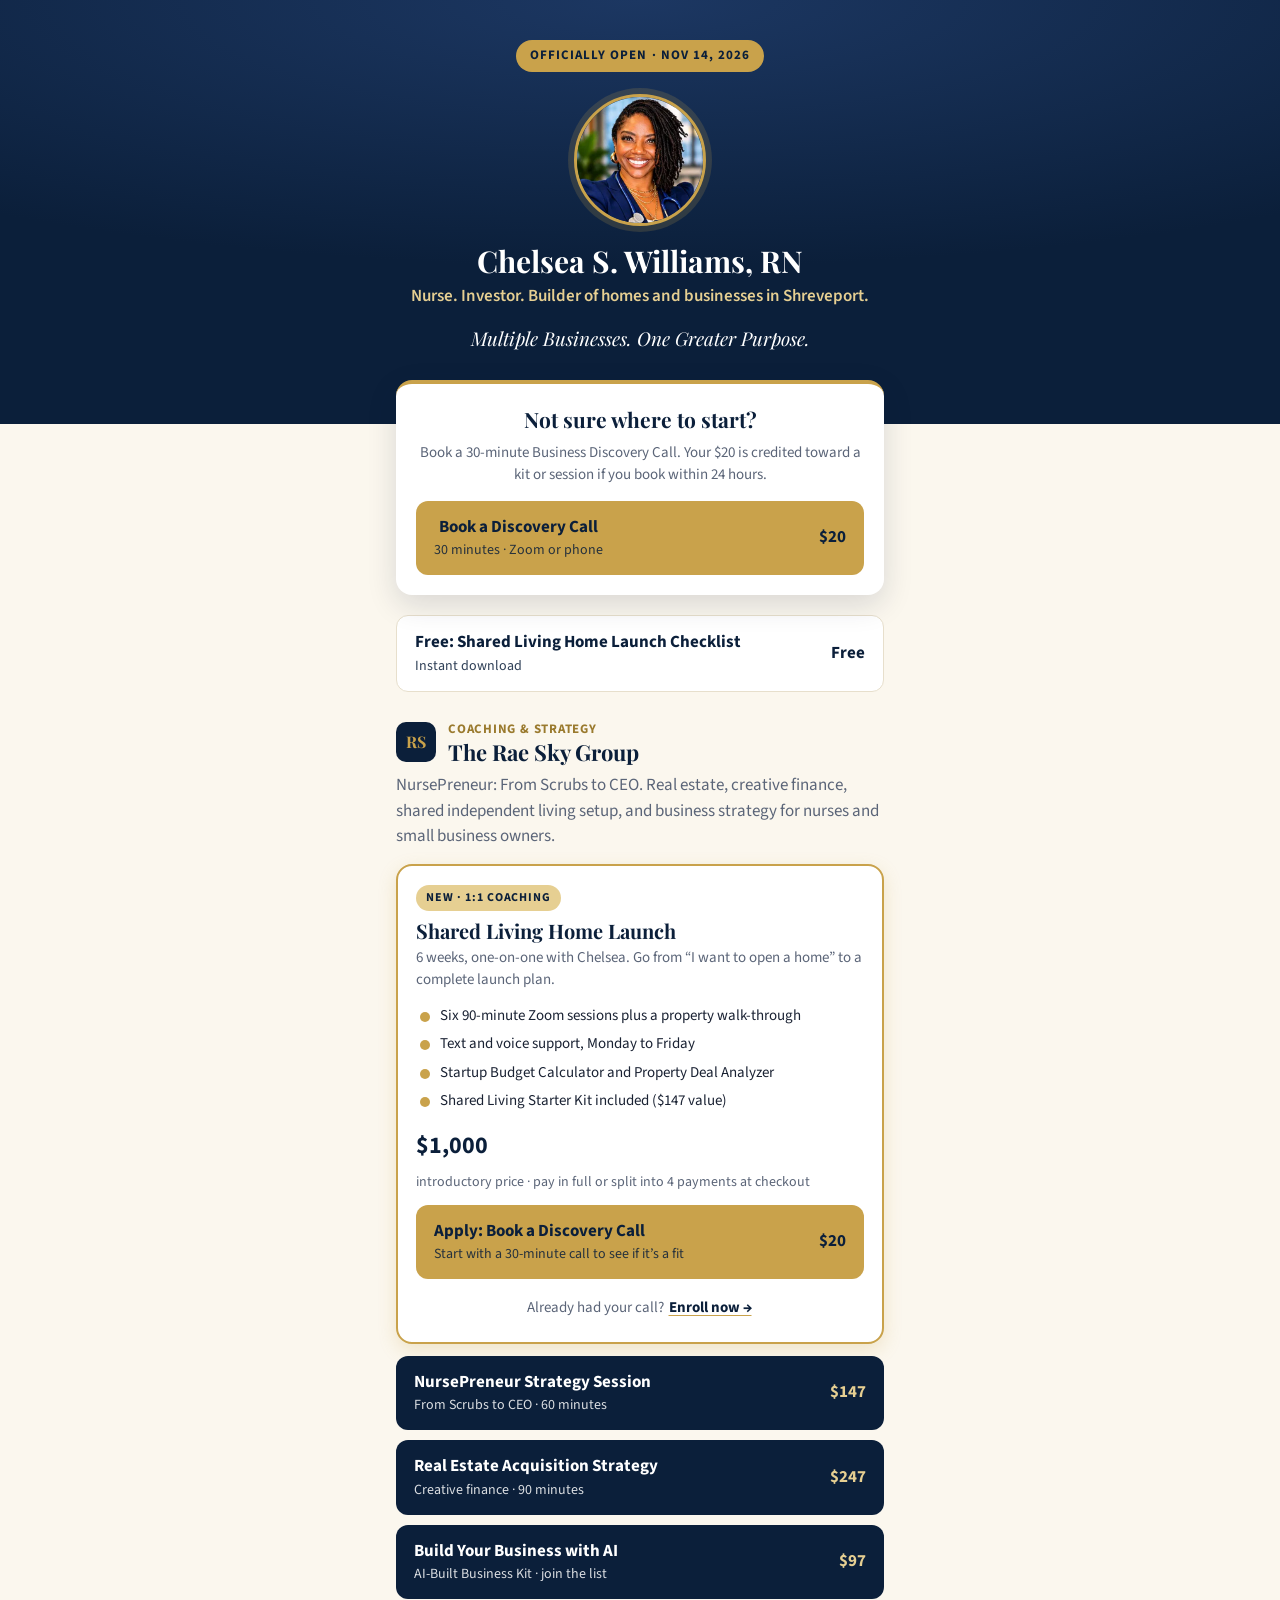
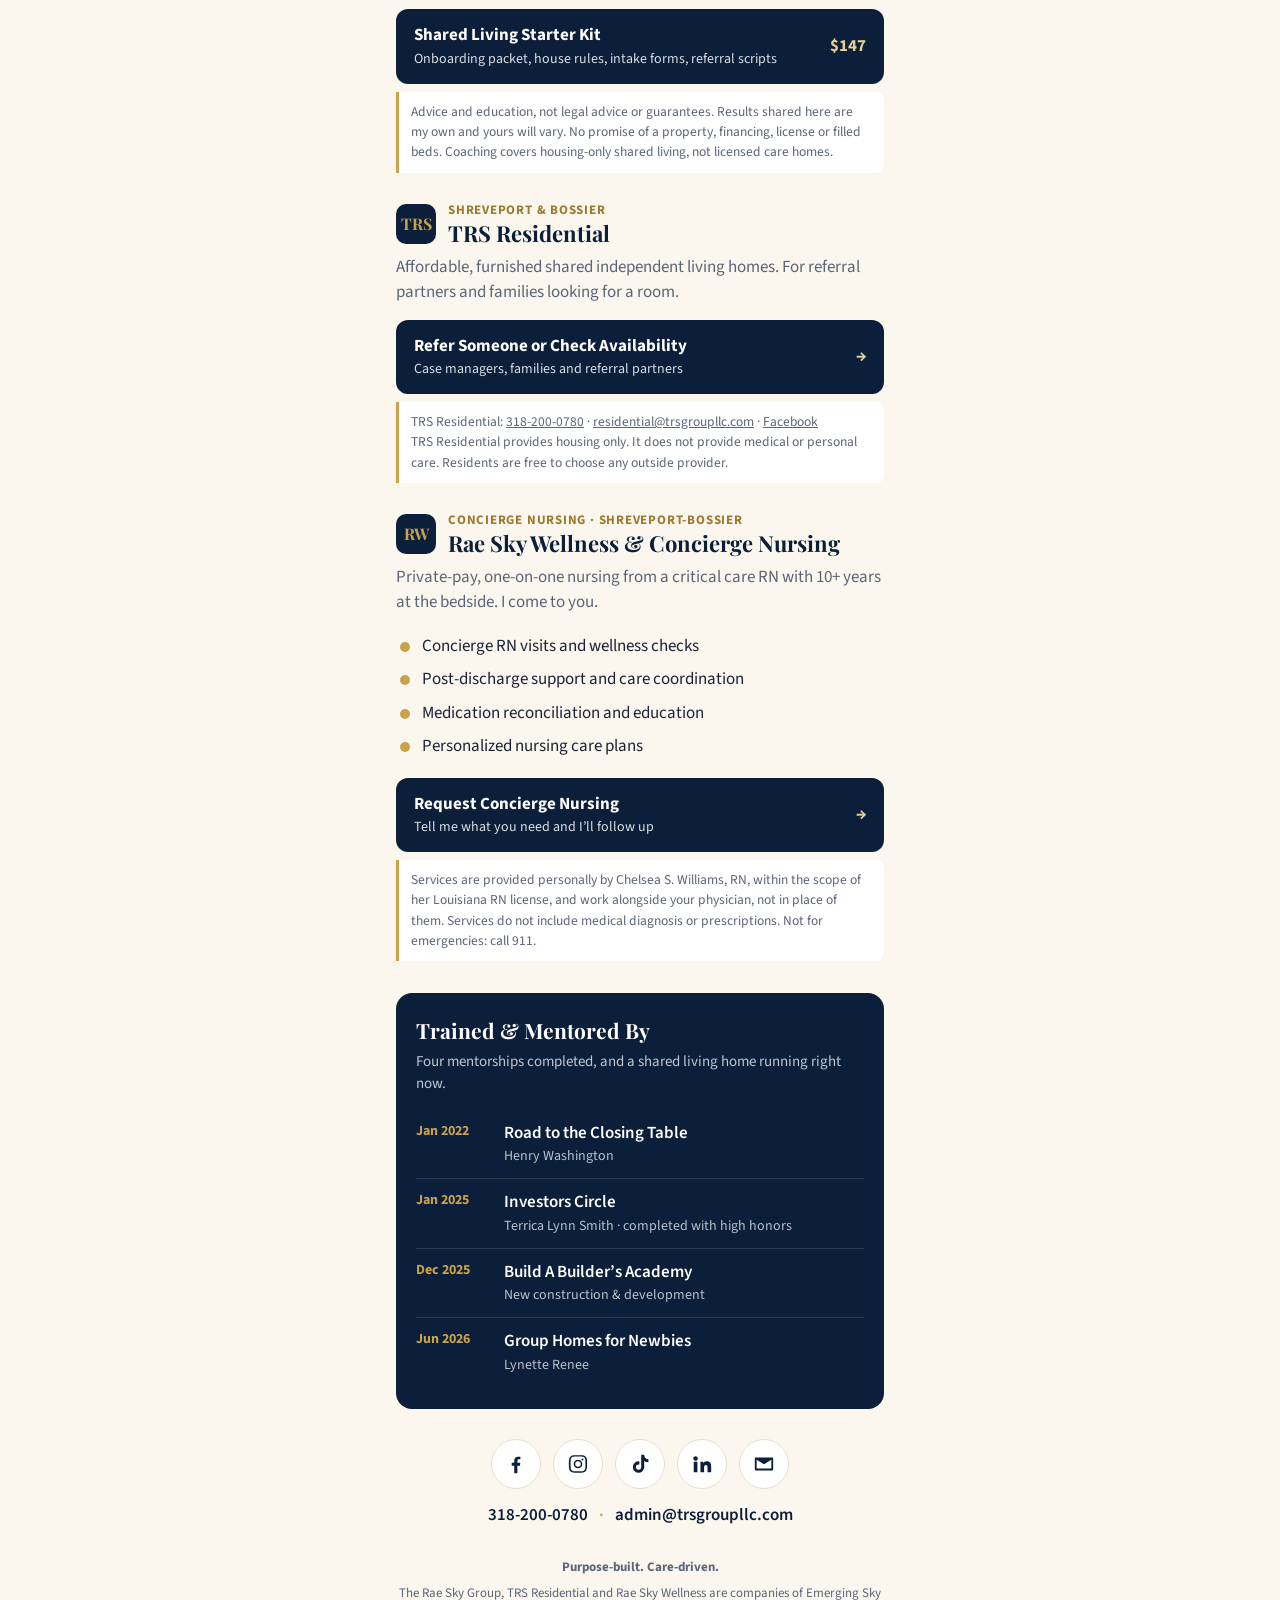
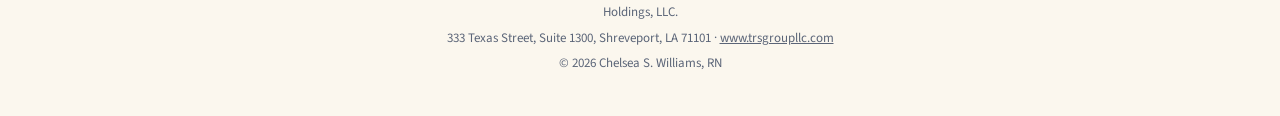
<file: index.html>
<!doctype html>
<html lang="en">
<head>
  <meta charset="utf-8">
  <meta name="viewport" content="width=device-width, initial-scale=1">
  <title>Chelsea S. Williams, RN | Links</title>
  <meta name="description" content="Chelsea S. Williams, RN: critical care nurse, real estate investor and founder of The Rae Sky Group, TRS Residential and Rae Sky Wellness & Concierge Nursing. Shreveport, LA.">
  <meta name="theme-color" content="#0B1F3A">
  <meta property="og:title" content="Chelsea S. Williams, RN">
  <meta property="og:description" content="Multiple Businesses. One Greater Purpose. Coaching, shared independent living and nurse consulting from Shreveport, LA.">
  <meta property="og:type" content="website">
  <meta property="og:url" content="https://links.trsgroupllc.com/">
  <!-- PLACEHOLDER: add a 1200x630 share image at assets/og-image.jpg, then uncomment:
  <meta property="og:image" content="https://links.trsgroupllc.com/assets/og-image.jpg"> -->
  <link rel="icon" href="assets/favicon.svg" type="image/svg+xml">
  <link rel="preconnect" href="https://fonts.googleapis.com">
  <link rel="preconnect" href="https://fonts.gstatic.com" crossorigin>
  <link href="https://fonts.googleapis.com/css2?family=Playfair+Display:wght@600;700&family=Source+Sans+3:wght@400;600;700&display=swap" rel="stylesheet">
  <style>
    :root {
      --navy: #0B1F3A;
      --navy-2: #13294B;
      --navy-3: #1C3762;
      --gold: #C9A24B;
      --gold-soft: #E6CF92;
      --cream: #FBF7EE;
      --ink: #1A2233;
      --muted: #5B6578;
      --line: #E7DFCC;
      --radius: 16px;
    }
    * { box-sizing: border-box; }
    html { -webkit-text-size-adjust: 100%; }
    body {
      margin: 0;
      background: var(--cream);
      color: var(--ink);
      font-family: "Source Sans 3", system-ui, -apple-system, "Segoe UI", sans-serif;
      font-size: 17px;
      line-height: 1.5;
    }
    a { color: inherit; }
    .wrap { max-width: 520px; margin: 0 auto; padding: 0 16px; }

    /* Hero */
    .hero {
      background: radial-gradient(120% 90% at 50% 0%, var(--navy-3) 0%, var(--navy) 70%);
      color: #fff;
      text-align: center;
      padding: 40px 0 72px;
      position: relative;
    }
    .launch {
      display: inline-block;
      font-size: 13px;
      font-weight: 700;
      letter-spacing: .08em;
      text-transform: uppercase;
      color: var(--navy);
      background: var(--gold);
      border-radius: 999px;
      padding: 6px 14px;
      margin-bottom: 22px;
    }
    .photo {
      width: 132px; height: 132px;
      border-radius: 50%;
      margin: 0 auto 18px;
      border: 3px solid var(--gold);
      box-shadow: 0 0 0 6px rgba(201,162,75,.18);
      overflow: hidden;
      background: var(--navy-2);
    }
    .photo img { width: 100%; height: 100%; object-fit: cover; display: block; }
    h1 {
      font-family: "Playfair Display", Georgia, serif;
      font-size: 30px;
      line-height: 1.15;
      margin: 0 0 6px;
    }
    .role { color: var(--gold-soft); font-weight: 600; margin: 0 0 4px; }
    .place { color: rgba(255,255,255,.75); font-size: 15px; margin: 0 0 18px; }
    .tagline {
      font-family: "Playfair Display", Georgia, serif;
      font-style: italic;
      font-size: 19px;
      margin: 0;
      color: #fff;
    }

    /* Primary CTA card overlapping hero */
    .cta-card {
      background: #fff;
      border-radius: var(--radius);
      box-shadow: 0 10px 30px rgba(11,31,58,.14);
      padding: 20px;
      margin-top: -44px;
      position: relative;
      text-align: center;
      border-top: 4px solid var(--gold);
    }
    .cta-card h2 { font-family: "Playfair Display", Georgia, serif; font-size: 21px; margin: 0 0 6px; color: var(--navy); }
    .cta-card p { margin: 0 0 14px; color: var(--muted); font-size: 15px; }

    .btn {
      display: flex;
      align-items: center;
      justify-content: space-between;
      gap: 12px;
      width: 100%;
      min-height: 56px;
      padding: 14px 18px;
      border-radius: 12px;
      text-decoration: none;
      font-weight: 700;
      font-size: 17px;
      transition: transform .12s ease, box-shadow .12s ease;
    }
    .btn:active { transform: scale(.985); }
    .btn:focus-visible { outline: 3px solid var(--gold); outline-offset: 3px; }
    .btn .sub { display: block; font-weight: 400; font-size: 14px; opacity: .85; }
    .btn .price { white-space: nowrap; font-weight: 700; }
    .btn-gold { background: var(--gold); color: var(--navy); }
    .btn-gold:hover { box-shadow: 0 6px 18px rgba(201,162,75,.45); }
    .btn-navy { background: var(--navy); color: #fff; }
    .btn-navy .price { color: var(--gold-soft); }
    .btn-navy:hover { background: var(--navy-2); }
    .btn-line { background: #fff; color: var(--navy); border: 1.5px solid var(--line); }
    .btn-line:hover { border-color: var(--gold); }
    .btn + .btn { margin-top: 10px; }
    .btn-special { background: #fff; color: var(--navy); border: 2px solid var(--gold); box-shadow: 0 4px 14px rgba(201,162,75,.25); }
    .btn-special .price s { color: var(--muted); font-weight: 400; margin-right: 4px; }
    #start-here { margin-top: 20px; }
    .coach {
      background: #fff;
      border: 2px solid var(--gold);
      border-radius: var(--radius);
      box-shadow: 0 6px 18px rgba(201,162,75,.22);
      padding: 18px 18px 16px;
      margin: 0 0 12px;
    }
    .coach .tag { display: inline-block; font-size: 12px; font-weight: 700; letter-spacing: .08em; text-transform: uppercase; color: var(--navy); background: var(--gold-soft); border-radius: 999px; padding: 4px 10px; margin-bottom: 8px; }
    .coach h3 { font-family: "Playfair Display", Georgia, serif; font-size: 20px; line-height: 1.2; margin: 0 0 4px; color: var(--navy); }
    .coach .meta { margin: 0 0 10px; color: var(--muted); font-size: 15px; }
    .coach .svc { margin-bottom: 12px; }
    .coach .svc li { font-size: 15px; padding: 3px 0 3px 24px; }
    .coach .svc li::before { top: 10px; }
    .coach .cost { display: flex; align-items: baseline; gap: 8px; flex-wrap: wrap; margin: 0 0 12px; color: var(--navy); }
    .coach .cost strong { font-size: 24px; }
    .coach .cost span { color: var(--muted); font-size: 14px; }
    .coach .enroll { text-align: center; margin: 12px 0 0; font-size: 15px; color: var(--muted); }
    .coach .enroll a { color: var(--navy); font-weight: 700; text-decoration-color: var(--gold); text-underline-offset: 3px; display: inline-block; padding: 6px 2px; }
    .svc { list-style: none; margin: 0 0 14px; padding: 0; }
    .svc li { position: relative; padding: 4px 0 4px 26px; color: var(--ink); }
    .svc li::before { content: ""; position: absolute; left: 4px; top: 12px; width: 10px; height: 10px; border-radius: 50%; background: var(--gold); }
    .contact { text-align: center; margin: 8px 0 0; font-weight: 600; color: var(--navy); }
    .contact a { text-decoration: none; display: inline-block; padding: 6px 4px; }
    .contact span { color: var(--gold); margin: 0 4px; }

    /* Sections */
    section.biz { margin-top: 28px; }
    .biz-head { display: flex; gap: 12px; align-items: center; margin-bottom: 4px; }
    .biz-mark {
      flex: none;
      width: 40px; height: 40px;
      border-radius: 10px;
      background: var(--navy);
      color: var(--gold);
      display: grid; place-items: center;
      font-family: "Playfair Display", Georgia, serif;
      font-weight: 700; font-size: 16px;
    }
    .biz h2 { font-family: "Playfair Display", Georgia, serif; font-size: 22px; margin: 0; color: var(--navy); line-height: 1.2; }
    .biz .kicker { font-size: 13px; letter-spacing: .06em; text-transform: uppercase; color: #9A7A2E; font-weight: 700; margin: 0; }
    .biz > p { margin: 8px 0 14px; color: var(--muted); }
    .note {
      font-size: 13.5px;
      color: var(--muted);
      background: #fff;
      border-left: 3px solid var(--gold);
      border-radius: 0 8px 8px 0;
      padding: 10px 12px;
      margin: 12px 0 0;
    }

    /* Mentorships */
    .proof {
      margin-top: 32px;
      background: var(--navy);
      color: #fff;
      border-radius: var(--radius);
      padding: 22px 20px;
    }
    .proof h2 { font-family: "Playfair Display", Georgia, serif; font-size: 21px; margin: 0 0 4px; }
    .proof > p { margin: 0 0 14px; color: rgba(255,255,255,.75); font-size: 15px; }
    .proof ol { list-style: none; margin: 0; padding: 0; }
    .proof li { display: grid; grid-template-columns: 78px 1fr; gap: 10px; padding: 11px 0; border-top: 1px solid rgba(255,255,255,.12); }
    .proof li:first-child { border-top: 0; }
    .proof .when { color: var(--gold); font-weight: 700; font-size: 14px; }
    .proof .what { font-weight: 600; }
    .proof .who { display: block; font-weight: 400; font-size: 14px; color: rgba(255,255,255,.72); }

    /* Social */
    .social { display: flex; justify-content: center; gap: 12px; margin: 30px 0 8px; flex-wrap: wrap; }
    .social a {
      width: 50px; height: 50px; border-radius: 50%;
      background: #fff; border: 1.5px solid var(--line);
      display: grid; place-items: center; color: var(--navy);
    }
    .social a:hover { border-color: var(--gold); }
    /* Icons without a real link yet stay hidden: add the URL, then remove both hidden and data-todo. */
    .social a[hidden] { display: none; }
    .social svg { width: 22px; height: 22px; fill: currentColor; }

    footer { text-align: center; font-size: 13px; color: var(--muted); padding: 18px 0 36px; }
    footer p { margin: 6px 0; }

    /* PLACEHOLDER marker: any link with data-todo still needs a real URL.
       Remove the data-todo attribute once the real link is in and the marker disappears. */
    a[data-todo] { position: relative; outline: 2px dashed #D9534F; outline-offset: 2px; }
    a[data-todo]::after {
      content: "LINK NEEDED";
      position: absolute; top: -9px; right: 10px;
      background: #D9534F; color: #fff;
      font: 700 10px/1 "Source Sans 3", sans-serif; letter-spacing: .06em;
      padding: 3px 6px; border-radius: 4px;
    }
    .contact a[data-todo]::after { top: -12px; right: -4px; }
    .social a[data-todo]::after { top: -6px; right: -6px; content: "!"; padding: 3px 5px; }
  </style>
</head>
<body>

  <header class="hero">
    <div class="wrap">
      <span class="launch">Officially open &middot; Nov 14, 2026</span>
      <div class="photo">
        <!-- Headshot cropped from Chelsea's brand flyer. Swap in a higher-resolution original when available. -->
        <img src="assets/headshot.jpg" alt="Chelsea S. Williams, RN" width="132" height="132">
      </div>
      <h1>Chelsea S. Williams, RN</h1>
      <p class="role">Nurse. Investor. Builder of homes and businesses in Shreveport.</p>
      <p class="tagline" style="margin-top:14px">Multiple Businesses. One Greater Purpose.</p>
    </div>
  </header>

  <main class="wrap">

    <div class="cta-card">
      <h2>Not sure where to start?</h2>
      <p>Book a 30-minute Business Discovery Call. Your $20 is credited toward a kit or session if you book within 24 hours.</p>
      <!-- Discovery Call: Google Calendar booking -->
      <a class="btn btn-gold" href="https://calendar.app.google/2En7CKfPVDky85RFA">
        <span>Book a Discovery Call<span class="sub">30 minutes &middot; Zoom or phone</span></span>
        <span class="price">$20</span>
      </a>
    </div>

    <!-- START HERE: free checklist (birthday bundle button removed after it ended Sun Nov 15, 2026; /bundle/thanks/ stays for past buyers) -->
    <section class="biz" id="start-here">
      <!-- Free checklist: Netlify form opt-in at /checklist/ -->
      <a class="btn btn-line" href="/checklist/">
        <span>Free: Shared Living Home Launch Checklist<span class="sub">Instant download</span></span>
        <span class="price">Free</span>
      </a>
    </section>

    <!-- THE RAE SKY GROUP -->
    <section class="biz" id="rae-sky-group">
      <div class="biz-head">
        <div class="biz-mark" aria-hidden="true">RS</div>
        <div>
          <p class="kicker">Coaching &amp; Strategy</p>
          <h2>The Rae Sky Group</h2>
        </div>
      </div>
      <p>NursePreneur: From Scrubs to CEO. Real estate, creative finance, shared independent living setup, and business strategy for nurses and small business owners.</p>

      <!-- 1:1 COACHING: Shared Living Home Launch (6 weeks).
           Intro price $1,000 (Stripe link, pay-in-4 BNPL at checkout; redirects to /coaching/welcome/); raise to $2,500 after the first client's written testimonial.
           Button goes to the $20 Discovery Call booking (Chelsea's choice, Nov 14, 2026). Swap to an application
           form or Stripe payment link later if wanted. -->
      <div class="coach" id="coaching">
        <span class="tag">New &middot; 1:1 Coaching</span>
        <h3>Shared Living Home Launch</h3>
        <p class="meta">6 weeks, one-on-one with Chelsea. Go from &ldquo;I want to open a home&rdquo; to a complete launch plan.</p>
        <ul class="svc">
          <li>Six 90-minute Zoom sessions plus a property walk-through</li>
          <li>Text and voice support, Monday to Friday</li>
          <li>Startup Budget Calculator and Property Deal Analyzer</li>
          <li>Shared Living Starter Kit included ($147 value)</li>
        </ul>
        <p class="cost"><strong>$1,000</strong><span>introductory price &middot; pay in full or split into 4 payments at checkout</span></p>
        <a class="btn btn-gold" href="https://calendar.app.google/2En7CKfPVDky85RFA">
          <span>Apply: Book a Discovery Call<span class="sub">Start with a 30-minute call to see if it&rsquo;s a fit</span></span>
          <span class="price">$20</span>
        </a>
        <!-- Coaching enrollment: Stripe $1,000 payment link (pay-in-4 at checkout), redirects to /coaching/welcome/ -->
        <p class="enroll">Already had your call? <a href="https://buy.stripe.com/bJe28rb4Gcbz6lY9cV7g402">Enroll now &rarr;</a></p>
      </div>

      <!-- NursePreneur session: Google Calendar booking -->
      <a class="btn btn-navy" href="https://calendar.app.google/VZcvy5XzCUi6HLfWA">
        <span>NursePreneur Strategy Session<span class="sub">From Scrubs to CEO &middot; 60 minutes</span></span>
        <span class="price">$147</span>
      </a>
      <!-- Real estate session: Google Calendar booking -->
      <a class="btn btn-navy" href="https://calendar.app.google/NvuMW364rxPxpK7c6">
        <span>Real Estate Acquisition Strategy<span class="sub">Creative finance &middot; 90 minutes</span></span>
        <span class="price">$247</span>
      </a>
      <!-- AI-Built Business Kit: $97 intro (Chelsea, Nov 20, 2026). Kit not built yet, so the button goes to the /ai/ join-the-list page (Netlify form ai-interest). Swap to a Stripe link once the kit is ready. -->
      <a class="btn btn-navy" href="/ai/">
        <span>Build Your Business with AI<span class="sub">AI-Built Business Kit &middot; join the list</span></span>
        <span class="price">$97</span>
      </a>
      <!-- Starter Kit: Stripe payment link ($147, raise later after more testimonials) -->
      <a class="btn btn-navy" href="https://buy.stripe.com/aFa7sL3CedfD6lY9cV7g401">
        <span>Shared Living Starter Kit<span class="sub">Onboarding packet, house rules, intake forms, referral scripts</span></span>
        <span class="price">$147</span>
      </a>
      <p class="note">Advice and education, not legal advice or guarantees. Results shared here are my own and yours will vary. No promise of a property, financing, license or filled beds. Coaching covers housing-only shared living, not licensed care homes.</p>
    </section>

    <!-- TRS RESIDENTIAL -->
    <section class="biz" id="trs-residential">
      <div class="biz-head">
        <div class="biz-mark" aria-hidden="true">TRS</div>
        <div>
          <p class="kicker">Shreveport &amp; Bossier</p>
          <h2>TRS Residential</h2>
        </div>
      </div>
      <p>Affordable, furnished shared independent living homes. For referral partners and families looking for a room.</p>

      <a class="btn btn-navy" href="https://residential.trsgroupllc.com/">
        <span>Refer Someone or Check Availability<span class="sub">Case managers, families and referral partners</span></span>
        <span class="price" aria-hidden="true">&rarr;</span>
      </a>
      <p class="note">TRS Residential: <a href="tel:+13182000780">318-200-0780</a> &middot; <a href="mailto:residential@trsgroupllc.com">residential@trsgroupllc.com</a> &middot; <a href="https://www.facebook.com/profile.php?id=61594594913943">Facebook</a><br>TRS Residential provides housing only. It does not provide medical or personal care. Residents are free to choose any outside provider.</p>
    </section>

    <!-- RAE SKY WELLNESS & CONCIERGE NURSING
         Compliance hold lifted Nov 13, 2026: LSBN letter (Chance Fontenot, RN Program Consultant, Nov 4, 2026) confirms RN scope, and LDH rules allow it as a solo RN
         (no hired caregivers, no 1099 contractors). Keep her LSBN email on file. Services are hers alone; keep TRS separate. -->
    <section class="biz" id="rae-sky-wellness">
      <div class="biz-head">
        <div class="biz-mark" aria-hidden="true">RW</div>
        <div>
          <p class="kicker">Concierge Nursing &middot; Shreveport-Bossier</p>
          <h2>Rae Sky Wellness &amp; Concierge Nursing</h2>
        </div>
      </div>
      <p>Private-pay, one-on-one nursing from a critical care RN with 10+ years at the bedside. I come to you.</p>
      <ul class="svc">
        <li>Concierge RN visits and wellness checks</li>
        <li>Post-discharge support and care coordination</li>
        <li>Medication reconciliation and education</li>
        <li>Personalized nursing care plans</li>
      </ul>

      <!-- Wellness inquiry: Netlify form at /wellness/ (owned by the forms thread) -->
      <a class="btn btn-navy" href="/wellness/">
        <span>Request Concierge Nursing<span class="sub">Tell me what you need and I&rsquo;ll follow up</span></span>
        <span class="price" aria-hidden="true">&rarr;</span>
      </a>
      <p class="note">Services are provided personally by Chelsea S. Williams, RN, within the scope of her Louisiana RN license, and work alongside your physician, not in place of them. Services do not include medical diagnosis or prescriptions. Not for emergencies: call 911.</p>
    </section>

    <!-- MENTORSHIPS -->
    <section class="proof" id="trained-with">
      <h2>Trained &amp; Mentored By</h2>
      <p>Four mentorships completed, and a shared living home running right now.</p>
      <ol>
        <li><span class="when">Jan 2022</span><span class="what">Road to the Closing Table<span class="who">Henry Washington</span></span></li>
        <li><span class="when">Jan 2025</span><span class="what">Investors Circle<span class="who">Terrica Lynn Smith &middot; completed with high honors</span></span></li>
        <li><span class="when">Dec 2025</span><span class="what">Build A Builder&rsquo;s Academy<span class="who">New construction &amp; development</span></span></li>
        <li><span class="when">Jun 2026</span><span class="what">Group Homes for Newbies<span class="who">Lynette Renee</span></span></li>
      </ol>
    </section>

    <!-- SOCIAL: all live (Facebook = personal profile until a Rae Sky Group page exists) -->
    <nav class="social" aria-label="Social media">
      <a href="https://www.facebook.com/chelsea.sutton3/" aria-label="Facebook">
        <svg viewBox="0 0 24 24" aria-hidden="true"><path d="M13.5 22v-8.2h2.8l.4-3.2h-3.2V8.5c0-.9.3-1.6 1.6-1.6h1.7V4.1c-.3 0-1.3-.1-2.5-.1-2.5 0-4.2 1.5-4.2 4.3v2.4H7.3v3.2h2.8V22h3.4z"/></svg>
      </a>
      <a href="https://www.instagram.com/theraeskygroup/" aria-label="Instagram">
        <svg viewBox="0 0 24 24" aria-hidden="true"><path d="M12 7.3A4.7 4.7 0 1 0 12 16.7 4.7 4.7 0 0 0 12 7.3zm0 7.7a3 3 0 1 1 0-6 3 3 0 0 1 0 6zm6-7.9a1.1 1.1 0 1 1-2.2 0 1.1 1.1 0 0 1 2.2 0zM21.9 8.1c-.1-1.6-.4-3-1.6-4.1C19.1 2.8 17.7 2.5 16.1 2.4 14.4 2.3 9.6 2.3 7.9 2.4 6.3 2.5 4.9 2.8 3.7 4 2.6 5.1 2.2 6.5 2.1 8.1 2 9.8 2 14.2 2.1 15.9c.1 1.6.4 3 1.6 4.1 1.2 1.2 2.6 1.5 4.2 1.6 1.7.1 6.5.1 8.2 0 1.6-.1 3-.4 4.1-1.6 1.2-1.1 1.5-2.5 1.6-4.1.1-1.7.1-6.1.1-7.8zm-2.2 9.6a3.3 3.3 0 0 1-1.9 1.9c-1.3.5-4.4.4-5.8.4s-4.5.1-5.8-.4a3.3 3.3 0 0 1-1.9-1.9c-.5-1.3-.4-4.4-.4-5.8s-.1-4.5.4-5.8a3.3 3.3 0 0 1 1.9-1.9c1.3-.5 4.4-.4 5.8-.4s4.5-.1 5.8.4a3.3 3.3 0 0 1 1.9 1.9c.5 1.3.4 4.4.4 5.8s.1 4.5-.4 5.8z"/></svg>
      </a>
      <a href="https://www.tiktok.com/@christiancurvycool" aria-label="TikTok">
        <svg viewBox="0 0 24 24" aria-hidden="true"><path d="M16.6 2h-3.3v13.4a2.9 2.9 0 1 1-2.9-2.9c.3 0 .6 0 .9.1V9.2a6.2 6.2 0 1 0 5.3 6.2V8.6a7.9 7.9 0 0 0 4.6 1.5V6.8A4.6 4.6 0 0 1 16.6 2z"/></svg>
      </a>
      <a href="https://www.linkedin.com/company/107529035/" aria-label="LinkedIn">
        <svg viewBox="0 0 24 24" aria-hidden="true"><path d="M4.98 3.5a2.5 2.5 0 1 1 0 5 2.5 2.5 0 0 1 0-5zM3 9.5h4V21H3V9.5zm6.5 0h3.8v1.6h.1c.5-1 1.8-2 3.8-2 4 0 4.8 2.6 4.8 6V21h-4v-5.2c0-1.2 0-2.8-1.7-2.8s-2 1.3-2 2.7V21h-4V9.5z"/></svg>
      </a>
      <a href="mailto:admin@trsgroupllc.com" aria-label="Email">
        <svg viewBox="0 0 24 24" aria-hidden="true"><path d="M3 5h18a1 1 0 0 1 1 1v12a1 1 0 0 1-1 1H3a1 1 0 0 1-1-1V6a1 1 0 0 1 1-1zm9 7.2L4 7.3V17h16V7.3l-8 4.9zM4.6 7h14.8L12 11.5 4.6 7z"/></svg>
      </a>
    </nav>

    <p class="contact">
      <a href="tel:+13182000780">318-200-0780</a>
      <span aria-hidden="true">&middot;</span>
      <a href="mailto:admin@trsgroupllc.com">admin@trsgroupllc.com</a>
    </p>

    <footer>
      <p><strong>Purpose-built. Care-driven.</strong></p>
      <p>The Rae Sky Group, TRS Residential and Rae Sky Wellness are companies of Emerging Sky Holdings, LLC.</p>
      <p>333 Texas Street, Suite 1300, Shreveport, LA 71101 &middot; <a href="https://www.trsgroupllc.com/">www.trsgroupllc.com</a></p>
      <p>&copy; 2026 Chelsea S. Williams, RN</p>
    </footer>
  </main>

</body>
</html>
</file>
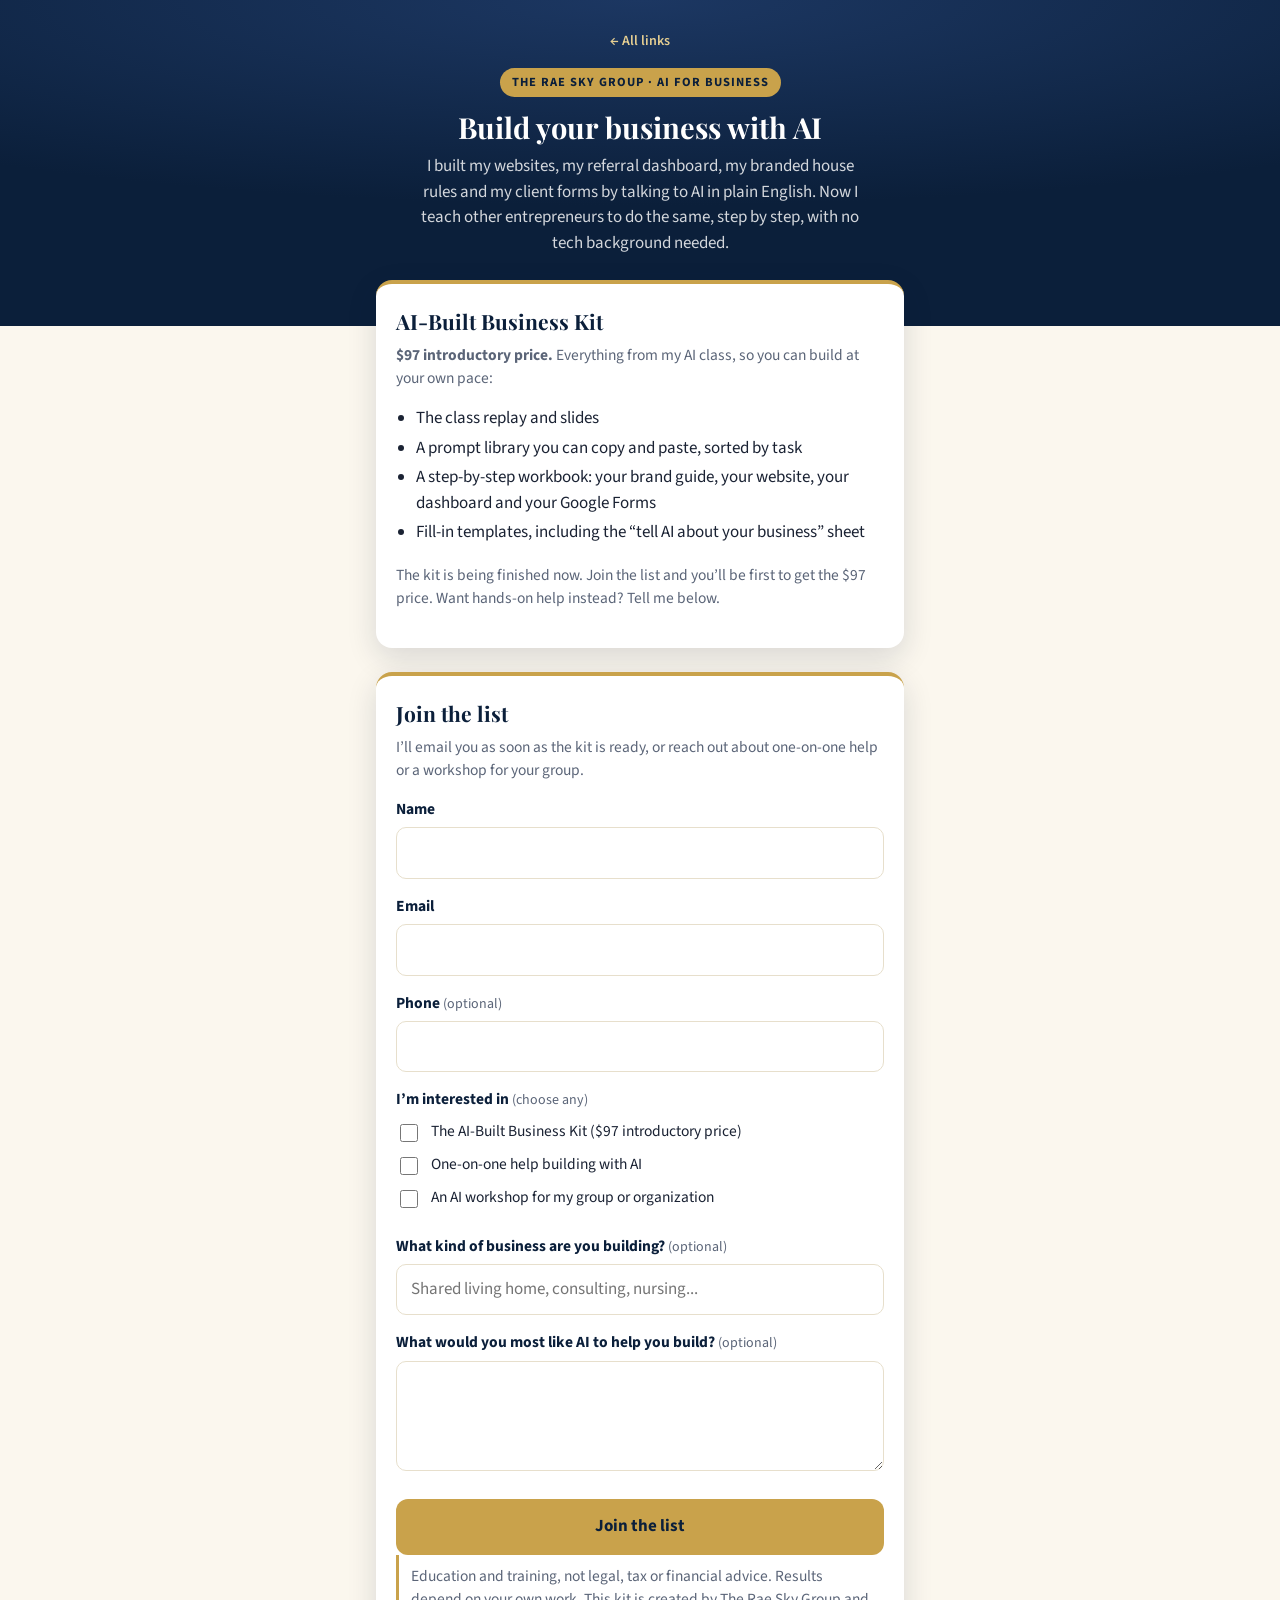
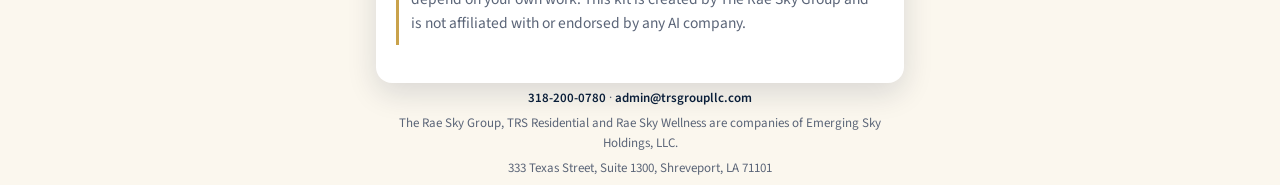
<file: ai/index.html>
<!doctype html>
<html lang="en">
<head>
  <meta charset="utf-8">
  <meta name="viewport" content="width=device-width, initial-scale=1">
  <meta name="theme-color" content="#0B1F3A">
  <link rel="icon" href="/assets/favicon.svg" type="image/svg+xml">
  <link rel="preconnect" href="https://fonts.googleapis.com">
  <link rel="preconnect" href="https://fonts.gstatic.com" crossorigin>
  <link href="https://fonts.googleapis.com/css2?family=Playfair+Display:wght@600;700&family=Source+Sans+3:wght@400;600;700&display=swap" rel="stylesheet">
  <link rel="stylesheet" href="/assets/forms.css">
  <title>Build Your Business with AI</title>
  <meta name="description" content="Learn how Chelsea S. Williams, RN built her websites, dashboard, branded documents and forms with AI. Join the list for the AI-Built Business Kit from The Rae Sky Group.">
</head>
<body>
  <header class="hero">
    <div class="wrap">
      <a class="back" href="/">&larr; All links</a><br>
      <span class="kicker">The Rae Sky Group &middot; AI for Business</span>
      <h1>Build your business with AI</h1>
      <p>I built my websites, my referral dashboard, my branded house rules and my client forms by talking to AI in plain English. Now I teach other entrepreneurs to do the same, step by step, with no tech background needed.</p>
    </div>
  </header>
  <main class="wrap">
    <div class="card">
      <h2>AI-Built Business Kit</h2>
      <p><strong>$97 introductory price.</strong> Everything from my AI class, so you can build at your own pace:</p>
      <ul class="inside">
        <li>The class replay and slides</li>
        <li>A prompt library you can copy and paste, sorted by task</li>
        <li>A step-by-step workbook: your brand guide, your website, your dashboard and your Google Forms</li>
        <li>Fill-in templates, including the &ldquo;tell AI about your business&rdquo; sheet</li>
      </ul>
      <p>The kit is being finished now. Join the list and you&rsquo;ll be first to get the $97 price. Want hands-on help instead? Tell me below.</p>
    </div>

    <div class="card" style="margin-top:24px">
      <h2>Join the list</h2>
      <p>I&rsquo;ll email you as soon as the kit is ready, or reach out about one-on-one help or a workshop for your group.</p>
      <form name="ai-interest" method="POST" action="/ai/thanks/" data-netlify="true" netlify-honeypot="company-website">
        <input type="hidden" name="form-name" value="ai-interest">
        <p class="hidden"><label>Leave this empty <input name="company-website"></label></p>
        <label for="name">Name</label>
        <input id="name" type="text" name="name" autocomplete="name" required>
        <label for="email">Email</label>
        <input id="email" type="email" name="email" autocomplete="email" required>
        <label for="phone">Phone <span class="opt">(optional)</span></label>
        <input id="phone" type="tel" name="phone" autocomplete="tel">
        <fieldset>
          <span class="legend">I&rsquo;m interested in <span class="opt">(choose any)</span></span>
          <label class="choice"><input type="checkbox" name="interest" value="AI-Built Business Kit ($97 intro)"> The AI-Built Business Kit ($97 introductory price)</label>
          <label class="choice"><input type="checkbox" name="interest" value="1:1 AI help session"> One-on-one help building with AI</label>
          <label class="choice"><input type="checkbox" name="interest" value="AI workshop for a group"> An AI workshop for my group or organization</label>
        </fieldset>
        <label for="business">What kind of business are you building? <span class="opt">(optional)</span></label>
        <input id="business" type="text" name="business" placeholder="Shared living home, consulting, nursing...">
        <label for="message">What would you most like AI to help you build? <span class="opt">(optional)</span></label>
        <textarea id="message" name="message"></textarea>
        <button type="submit">Join the list</button>
      </form>
      <p class="note">Education and training, not legal, tax or financial advice. Results depend on your own work. This kit is created by The Rae Sky Group and is not affiliated with or endorsed by any AI company.</p>
    </div>
  </main>
  <footer class="wrap">
    <p><a href="tel:+13182000780">318-200-0780</a> &middot; <a href="mailto:admin@trsgroupllc.com">admin@trsgroupllc.com</a></p>
    <p>The Rae Sky Group, TRS Residential and Rae Sky Wellness are companies of Emerging Sky Holdings, LLC.</p>
    <p>333 Texas Street, Suite 1300, Shreveport, LA 71101</p>
  </footer>
</body>
</html>
</file>
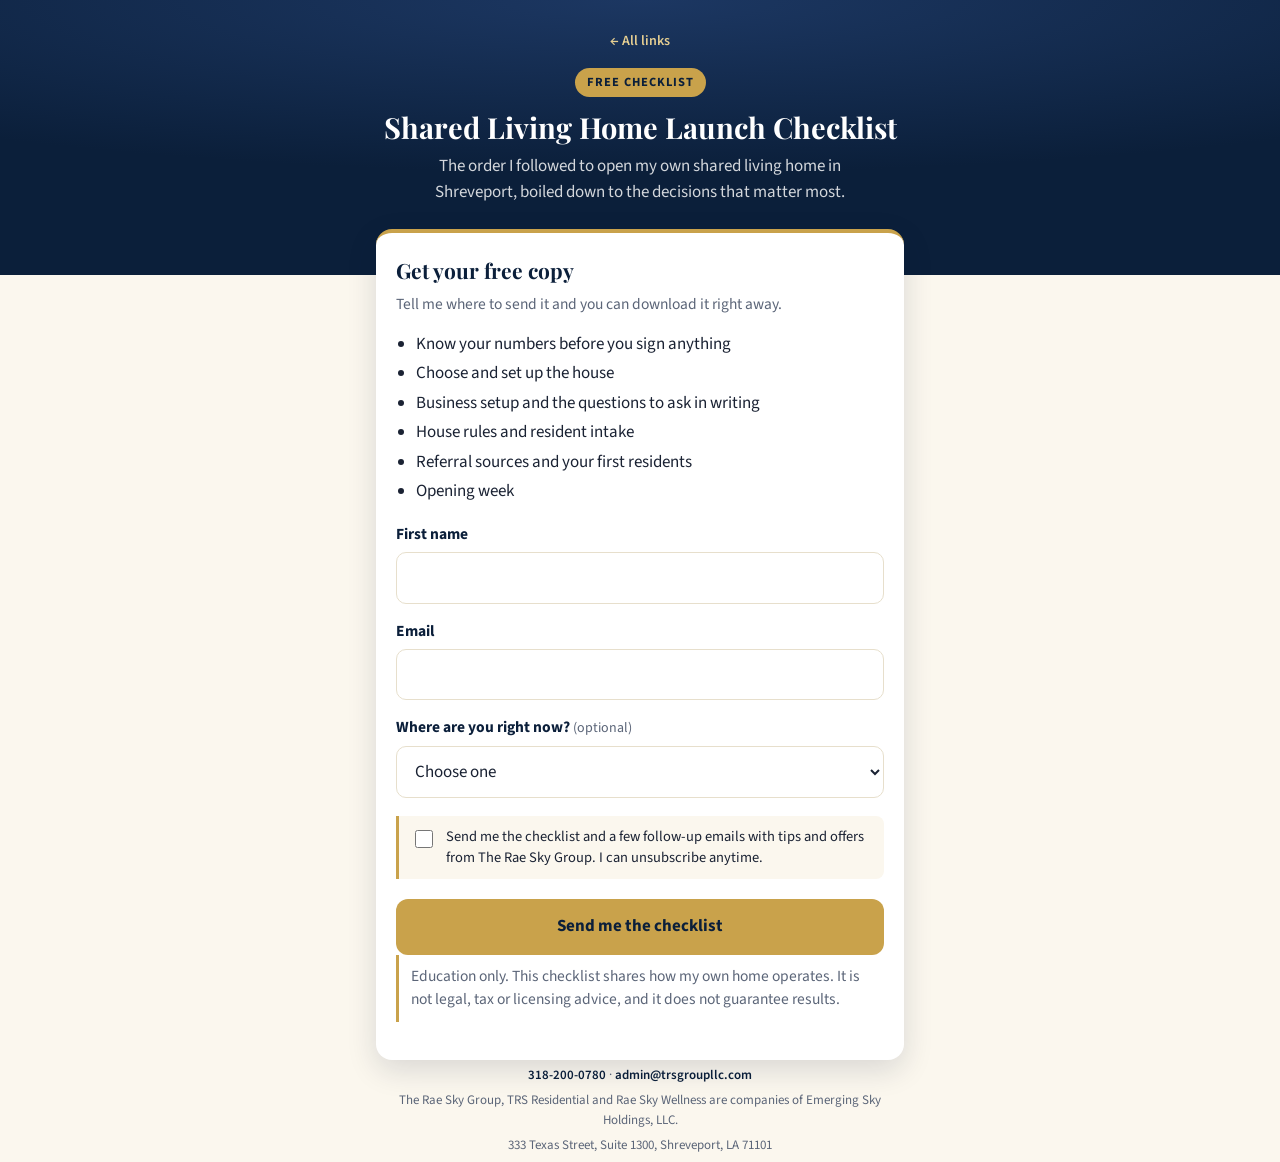
<file: checklist/index.html>
<!doctype html>
<html lang="en">
<head>
  <meta charset="utf-8">
  <meta name="viewport" content="width=device-width, initial-scale=1">
  <meta name="theme-color" content="#0B1F3A">
  <link rel="icon" href="/assets/favicon.svg" type="image/svg+xml">
  <link rel="preconnect" href="https://fonts.googleapis.com">
  <link rel="preconnect" href="https://fonts.gstatic.com" crossorigin>
  <link href="https://fonts.googleapis.com/css2?family=Playfair+Display:wght@600;700&family=Source+Sans+3:wght@400;600;700&display=swap" rel="stylesheet">
  <link rel="stylesheet" href="/assets/forms.css">
  <title>Shared Living Home Launch Checklist</title>
  <meta name="description" content="Free checklist from Chelsea S. Williams, RN: the step-by-step order she followed to open her own shared living home in Shreveport.">
</head>
<body>
  <header class="hero">
    <div class="wrap">
      <a class="back" href="/">&larr; All links</a><br>
      <span class="kicker">Free checklist</span>
      <h1>Shared Living Home Launch Checklist</h1>
      <p>The order I followed to open my own shared living home in Shreveport, boiled down to the decisions that matter most.</p>
    </div>
  </header>
  <main class="wrap">
    <div class="card">
      <h2>Get your free copy</h2>
      <p>Tell me where to send it and you can download it right away.</p>
      <ul class="inside">
        <li>Know your numbers before you sign anything</li>
        <li>Choose and set up the house</li>
        <li>Business setup and the questions to ask in writing</li>
        <li>House rules and resident intake</li>
        <li>Referral sources and your first residents</li>
        <li>Opening week</li>
      </ul>
      <form name="checklist-optin" method="POST" action="/checklist/thanks/" data-netlify="true" netlify-honeypot="company-website">
        <input type="hidden" name="form-name" value="checklist-optin">
        <p class="hidden"><label>Leave this empty <input name="company-website"></label></p>
        <label for="first-name">First name</label>
        <input id="first-name" type="text" name="first-name" autocomplete="given-name" required>
        <label for="email">Email</label>
        <input id="email" type="email" name="email" autocomplete="email" required>
        <label for="stage">Where are you right now? <span class="opt">(optional)</span></label>
        <select id="stage" name="stage">
          <option value="">Choose one</option>
          <option>Just exploring the idea</option>
          <option>Running numbers or looking for a house</option>
          <option>I have a house and I'm getting ready to open</option>
          <option>Already open and want to grow</option>
        </select>
        <div class="consent">
          <label class="choice"><input type="checkbox" name="email-consent" value="yes" required> Send me the checklist and a few follow-up emails with tips and offers from The Rae Sky Group. I can unsubscribe anytime.</label>
        </div>
        <button type="submit">Send me the checklist</button>
      </form>
      <p class="note">Education only. This checklist shares how my own home operates. It is not legal, tax or licensing advice, and it does not guarantee results.</p>
    </div>
  </main>
  <footer class="wrap">
    <p><a href="tel:+13182000780">318-200-0780</a> &middot; <a href="mailto:admin@trsgroupllc.com">admin@trsgroupllc.com</a></p>
    <p>The Rae Sky Group, TRS Residential and Rae Sky Wellness are companies of Emerging Sky Holdings, LLC.</p>
    <p>333 Texas Street, Suite 1300, Shreveport, LA 71101</p>
  </footer>
</body>
</html>
</file>
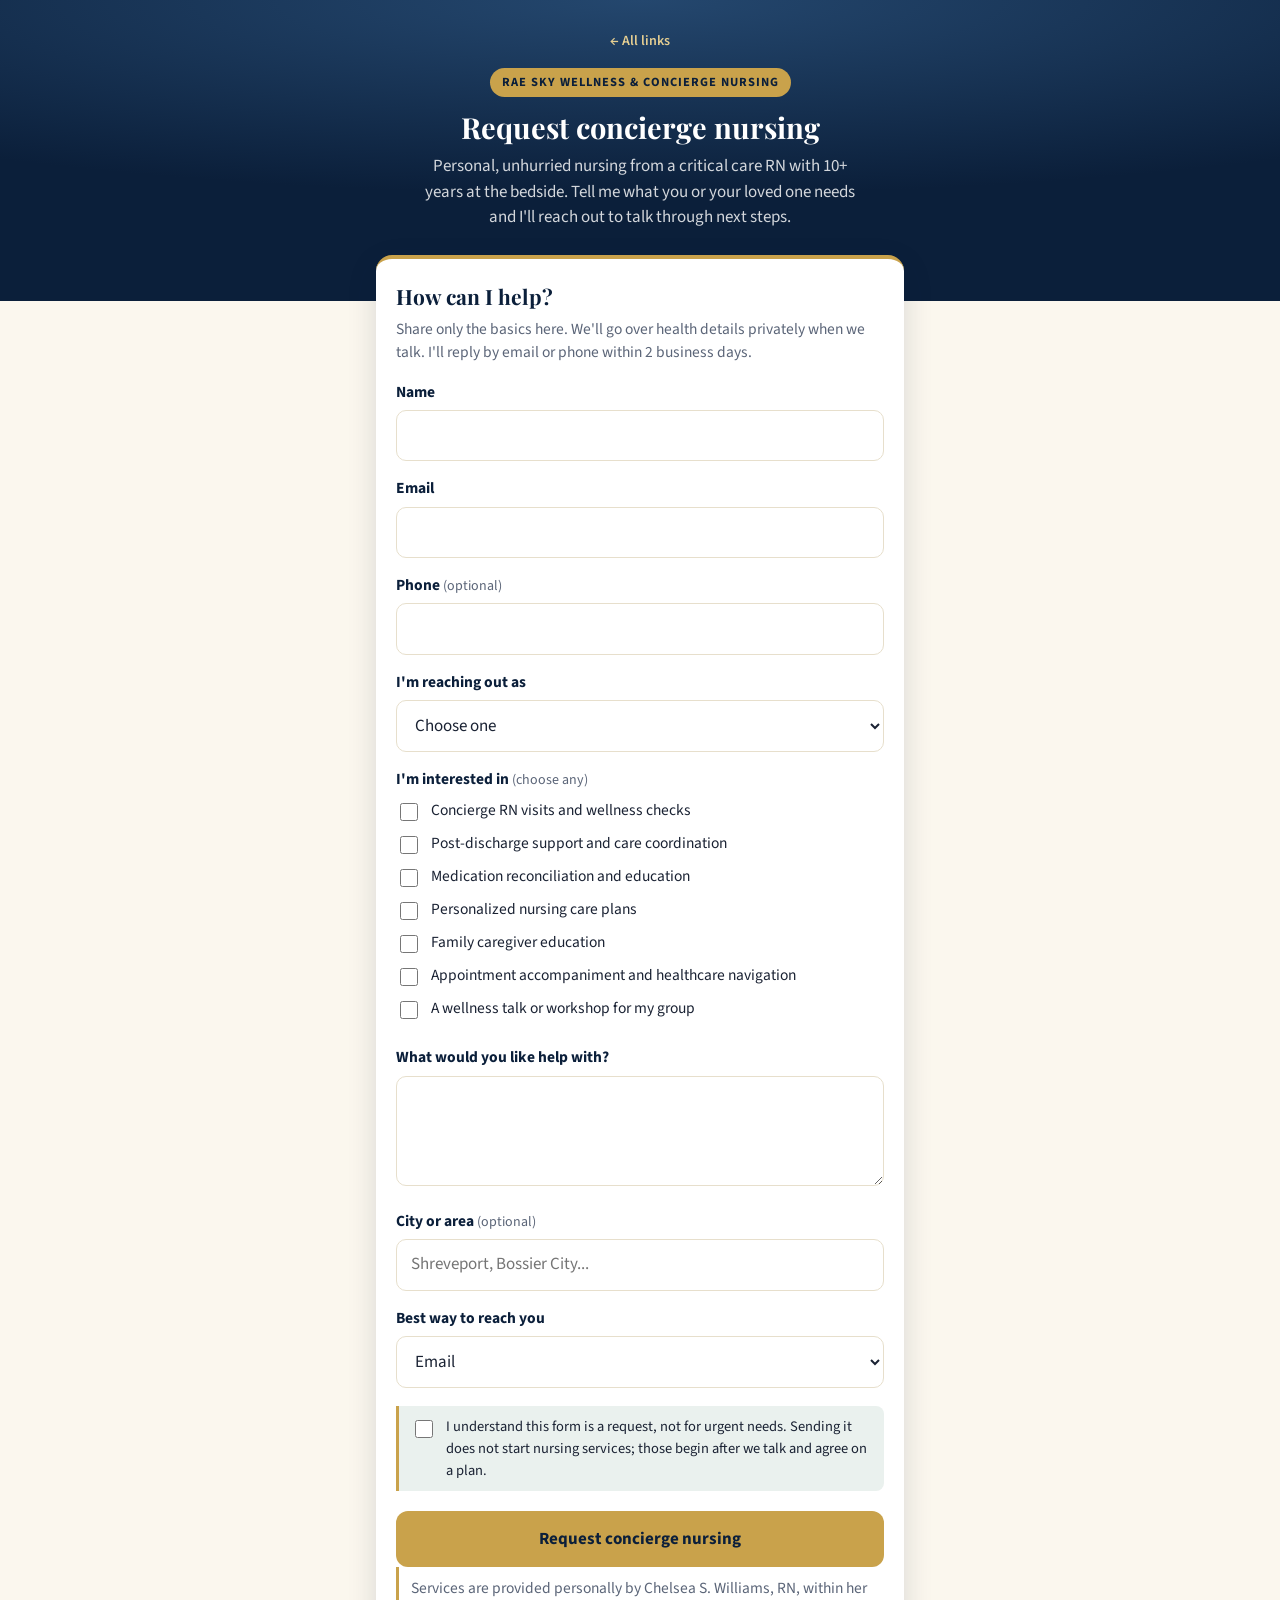
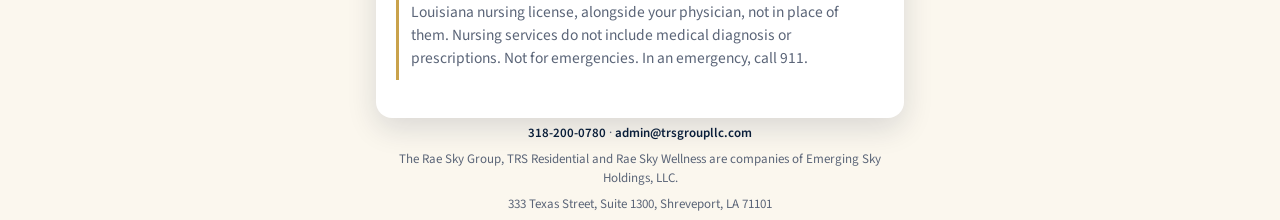
<file: wellness/index.html>
<!doctype html>
<html lang="en">
<head>
  <meta charset="utf-8">
  <meta name="viewport" content="width=device-width, initial-scale=1">
  <meta name="theme-color" content="#0B1F3A">
  <link rel="icon" href="/assets/favicon.svg" type="image/svg+xml">
  <link rel="preconnect" href="https://fonts.googleapis.com">
  <link rel="preconnect" href="https://fonts.gstatic.com" crossorigin>
  <link href="https://fonts.googleapis.com/css2?family=Playfair+Display:wght@600;700&family=Source+Sans+3:wght@400;600;700&display=swap" rel="stylesheet">
  <link rel="stylesheet" href="/assets/forms.css">
  <title>Request Concierge Nursing</title>
  <meta name="description" content="Request concierge nursing from Rae Sky Wellness &amp; Concierge Nursing: personal RN visits from Chelsea S. Williams, RN in Shreveport, LA.">
</head>
<body class="well">
  <header class="hero">
    <div class="wrap">
      <a class="back" href="/">&larr; All links</a><br>
      <span class="kicker">Rae Sky Wellness &amp; Concierge Nursing</span>
      <h1>Request concierge nursing</h1>
      <p>Personal, unhurried nursing from a critical care RN with 10+ years at the bedside. Tell me what you or your loved one needs and I'll reach out to talk through next steps.</p>
    </div>
  </header>
  <main class="wrap">
    <div class="card">
      <h2>How can I help?</h2>
      <p>Share only the basics here. We'll go over health details privately when we talk. I'll reply by email or phone within 2 business days.</p>
      <form name="wellness-inquiry" method="POST" action="/wellness/thanks/" data-netlify="true" netlify-honeypot="company-website">
        <input type="hidden" name="form-name" value="wellness-inquiry">
        <p class="hidden"><label>Leave this empty <input name="company-website"></label></p>
        <label for="name">Name</label>
        <input id="name" type="text" name="name" autocomplete="name" required>
        <label for="email">Email</label>
        <input id="email" type="email" name="email" autocomplete="email" required>
        <label for="phone">Phone <span class="opt">(optional)</span></label>
        <input id="phone" type="tel" name="phone" autocomplete="tel">
        <label for="who">I'm reaching out as</label>
        <select id="who" name="reaching-out-as" required>
          <option value="">Choose one</option>
          <option>Requesting for myself</option>
          <option>A family member or caregiver</option>
          <option>A case manager or healthcare professional</option>
          <option>A church, community group or employer</option>
          <option>A business or organization</option>
                    <option>Other</option>
        </select>
        <fieldset>
          <span class="legend">I'm interested in <span class="opt">(choose any)</span></span>
          <label class="choice"><input type="checkbox" name="interest" value="Concierge RN visits and wellness checks"> Concierge RN visits and wellness checks</label>
          <label class="choice"><input type="checkbox" name="interest" value="Post-discharge support and care coordination"> Post-discharge support and care coordination</label>
          <label class="choice"><input type="checkbox" name="interest" value="Medication reconciliation and education"> Medication reconciliation and education</label>
          <label class="choice"><input type="checkbox" name="interest" value="Personalized nursing care plans"> Personalized nursing care plans</label>
          <label class="choice"><input type="checkbox" name="interest" value="Family caregiver education"> Family caregiver education</label>
          <label class="choice"><input type="checkbox" name="interest" value="Appointment accompaniment and healthcare navigation"> Appointment accompaniment and healthcare navigation</label>
          <label class="choice"><input type="checkbox" name="interest" value="Wellness talk or workshop for a group"> A wellness talk or workshop for my group</label>
        </fieldset>
        <label for="message">What would you like help with?</label>
        <textarea id="message" name="message" required></textarea>
        <label for="area">City or area <span class="opt">(optional)</span></label>
        <input id="area" type="text" name="city-or-area" placeholder="Shreveport, Bossier City...">
        <label for="contact-pref">Best way to reach you</label>
        <select id="contact-pref" name="contact-preference">
          <option>Email</option>
          <option>Phone call</option>
          <option>Text</option>
        </select>
        <div class="consent">
          <label class="choice"><input type="checkbox" name="understands" value="yes" required> I understand this form is a request, not for urgent needs. Sending it does not start nursing services; those begin after we talk and agree on a plan.</label>
        </div>
        <button type="submit">Request concierge nursing</button>
      </form>
      <p class="note">Services are provided personally by Chelsea S. Williams, RN, within her Louisiana nursing license, alongside your physician, not in place of them. Nursing services do not include medical diagnosis or prescriptions. Not for emergencies. In an emergency, call 911.</p>
    </div>
  </main>
  <footer class="wrap">
    <p><a href="tel:+13182000780">318-200-0780</a> &middot; <a href="mailto:admin@trsgroupllc.com">admin@trsgroupllc.com</a></p>
    <p>The Rae Sky Group, TRS Residential and Rae Sky Wellness are companies of Emerging Sky Holdings, LLC.</p>
    <p>333 Texas Street, Suite 1300, Shreveport, LA 71101</p>
  </footer>
</body>
</html>
</file>
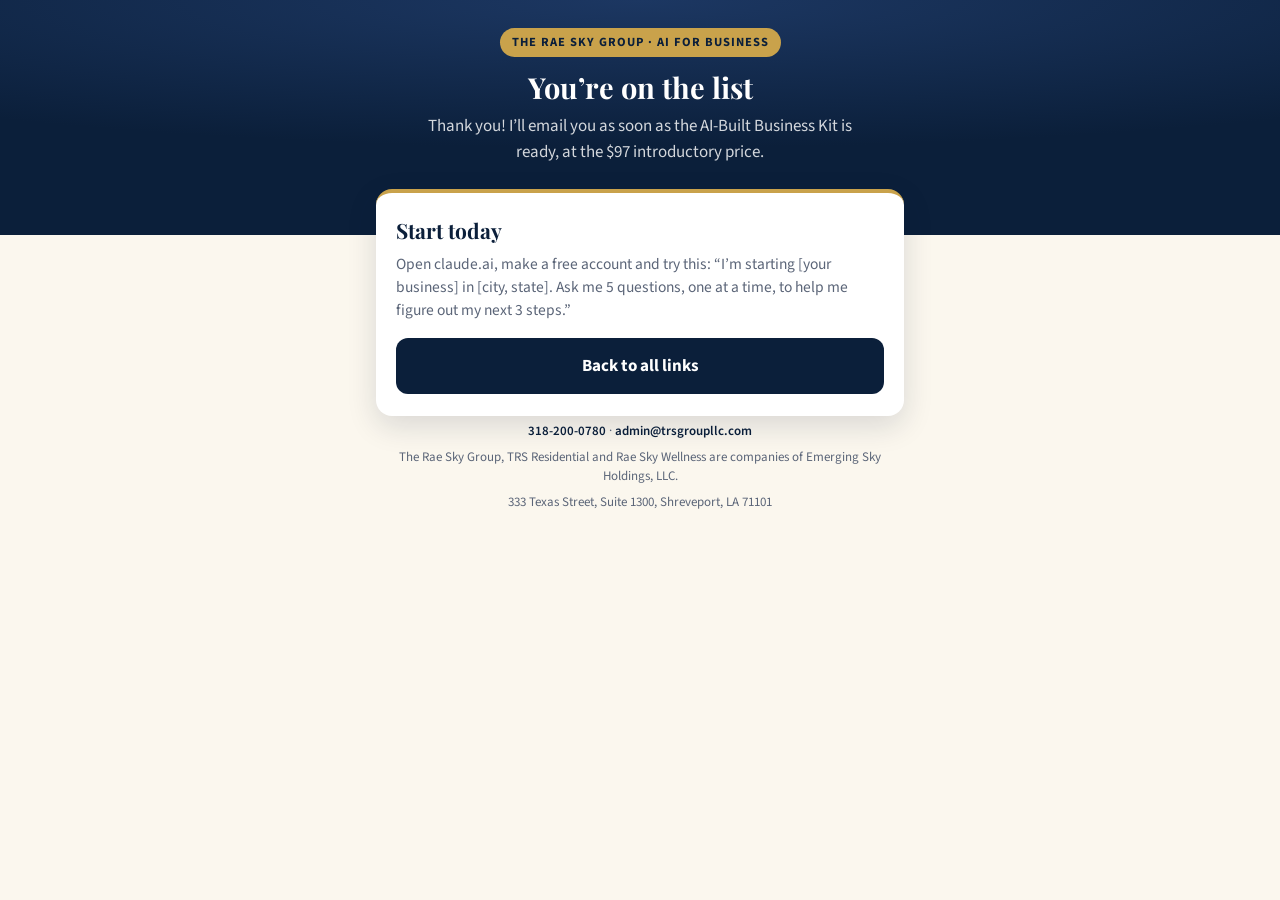
<file: ai/thanks/index.html>
<!doctype html>
<html lang="en">
<head>
  <meta charset="utf-8">
  <meta name="viewport" content="width=device-width, initial-scale=1">
  <meta name="theme-color" content="#0B1F3A">
  <meta name="robots" content="noindex">
  <link rel="icon" href="/assets/favicon.svg" type="image/svg+xml">
  <link rel="preconnect" href="https://fonts.googleapis.com">
  <link rel="preconnect" href="https://fonts.gstatic.com" crossorigin>
  <link href="https://fonts.googleapis.com/css2?family=Playfair+Display:wght@600;700&family=Source+Sans+3:wght@400;600;700&display=swap" rel="stylesheet">
  <link rel="stylesheet" href="/assets/forms.css">
  <title>You're on the List</title>
</head>
<body>
  <header class="hero">
    <div class="wrap">
      <span class="kicker">The Rae Sky Group &middot; AI for Business</span>
      <h1>You&rsquo;re on the list</h1>
      <p>Thank you! I&rsquo;ll email you as soon as the AI-Built Business Kit is ready, at the $97 introductory price.</p>
    </div>
  </header>
  <main class="wrap">
    <div class="card">
      <h2>Start today</h2>
      <p>Open claude.ai, make a free account and try this: &ldquo;I&rsquo;m starting [your business] in [city, state]. Ask me 5 questions, one at a time, to help me figure out my next 3 steps.&rdquo;</p>
      <a class="btn btn-navy" href="/">Back to all links</a>
    </div>
  </main>
  <footer class="wrap">
    <p><a href="tel:+13182000780">318-200-0780</a> &middot; <a href="mailto:admin@trsgroupllc.com">admin@trsgroupllc.com</a></p>
    <p>The Rae Sky Group, TRS Residential and Rae Sky Wellness are companies of Emerging Sky Holdings, LLC.</p>
    <p>333 Texas Street, Suite 1300, Shreveport, LA 71101</p>
  </footer>
</body>
</html>
</file>
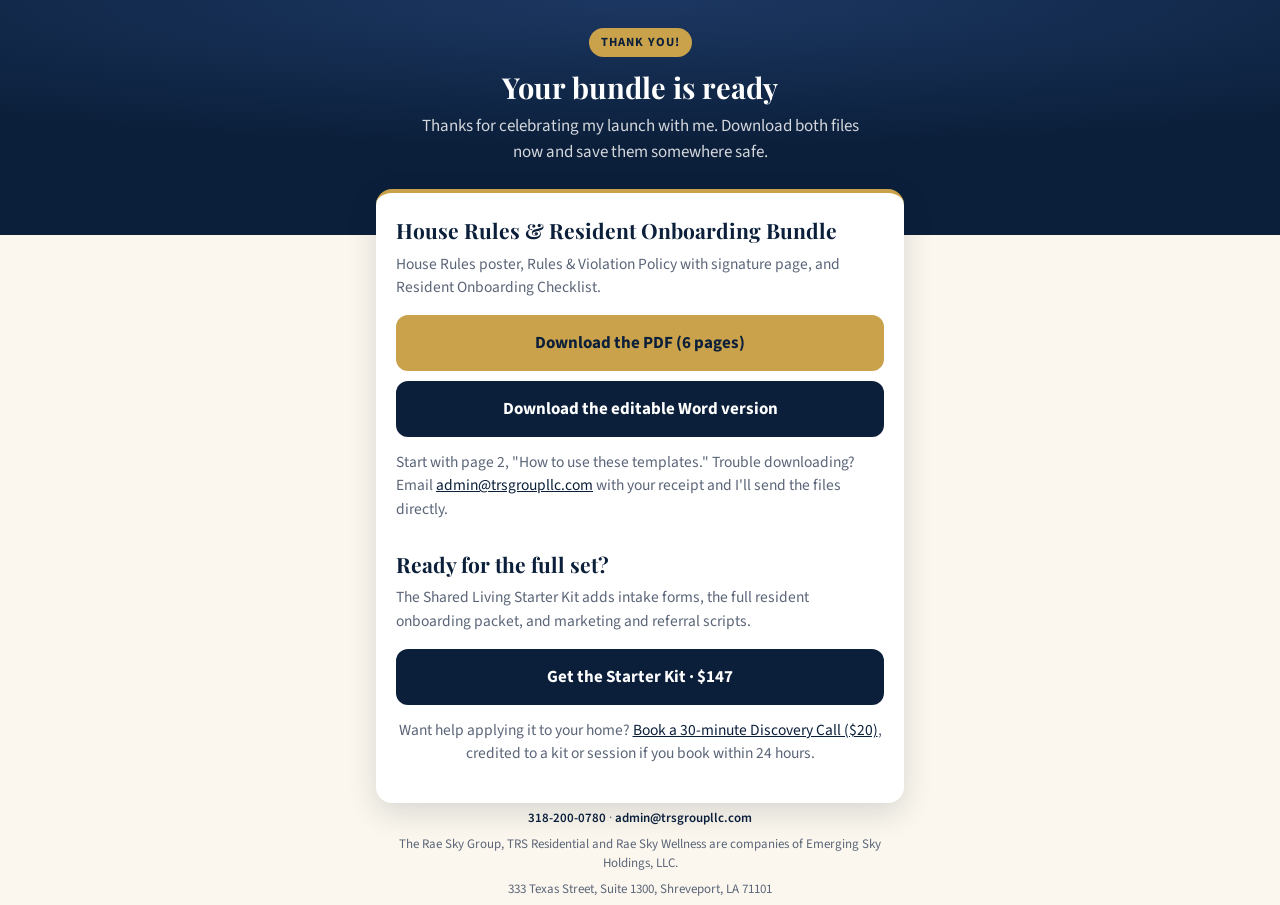
<file: bundle/thanks/index.html>
<!doctype html>
<html lang="en">
<head>
  <meta charset="utf-8">
  <meta name="viewport" content="width=device-width, initial-scale=1">
  <meta name="theme-color" content="#0B1F3A">
  <link rel="icon" href="/assets/favicon.svg" type="image/svg+xml">
  <link rel="preconnect" href="https://fonts.googleapis.com">
  <link rel="preconnect" href="https://fonts.gstatic.com" crossorigin>
  <link href="https://fonts.googleapis.com/css2?family=Playfair+Display:wght@600;700&family=Source+Sans+3:wght@400;600;700&display=swap" rel="stylesheet">
  <link rel="stylesheet" href="/assets/forms.css">
  <title>Your Bundle Is Ready</title>
  <meta name="robots" content="noindex, nofollow">
</head>
<body>
  <header class="hero">
    <div class="wrap">
      <span class="kicker">Thank you!</span>
      <h1>Your bundle is ready</h1>
      <p>Thanks for celebrating my launch with me. Download both files now and save them somewhere safe.</p>
    </div>
  </header>
  <main class="wrap">
    <div class="card">
      <h2>House Rules &amp; Resident Onboarding Bundle</h2>
      <p>House Rules poster, Rules &amp; Violation Policy with signature page, and Resident Onboarding Checklist.</p>
      <a class="btn btn-gold" href="/bundle/files-001f7b5a/House-Rules-and-Onboarding-Bundle.pdf" download>Download the PDF (6 pages)</a>
      <a class="btn btn-navy" style="margin-top:10px" href="/bundle/files-001f7b5a/House-Rules-and-Onboarding-Bundle-EDITABLE.docx" download>Download the editable Word version</a>
      <p class="small" style="margin-top:14px">Start with page 2, "How to use these templates." Trouble downloading? Email <a href="mailto:admin@trsgroupllc.com">admin@trsgroupllc.com</a> with your receipt and I'll send the files directly.</p>
      <h2 style="margin-top:28px">Ready for the full set?</h2>
      <p>The Shared Living Starter Kit adds intake forms, the full resident onboarding packet, and marketing and referral scripts.</p>
      <a class="btn btn-navy" href="https://buy.stripe.com/aFa7sL3CedfD6lY9cV7g401">Get the Starter Kit &middot; $147</a>
      <p class="small" style="text-align:center;margin-top:14px">Want help applying it to your home? <a href="https://calendar.app.google/2En7CKfPVDky85RFA">Book a 30-minute Discovery Call ($20)</a>, credited to a kit or session if you book within 24 hours.</p>
    </div>
</main>
  <footer class="wrap">
    <p><a href="tel:+13182000780">318-200-0780</a> &middot; <a href="mailto:admin@trsgroupllc.com">admin@trsgroupllc.com</a></p>
    <p>The Rae Sky Group, TRS Residential and Rae Sky Wellness are companies of Emerging Sky Holdings, LLC.</p>
    <p>333 Texas Street, Suite 1300, Shreveport, LA 71101</p>
  </footer>
</body>
</html>
</file>
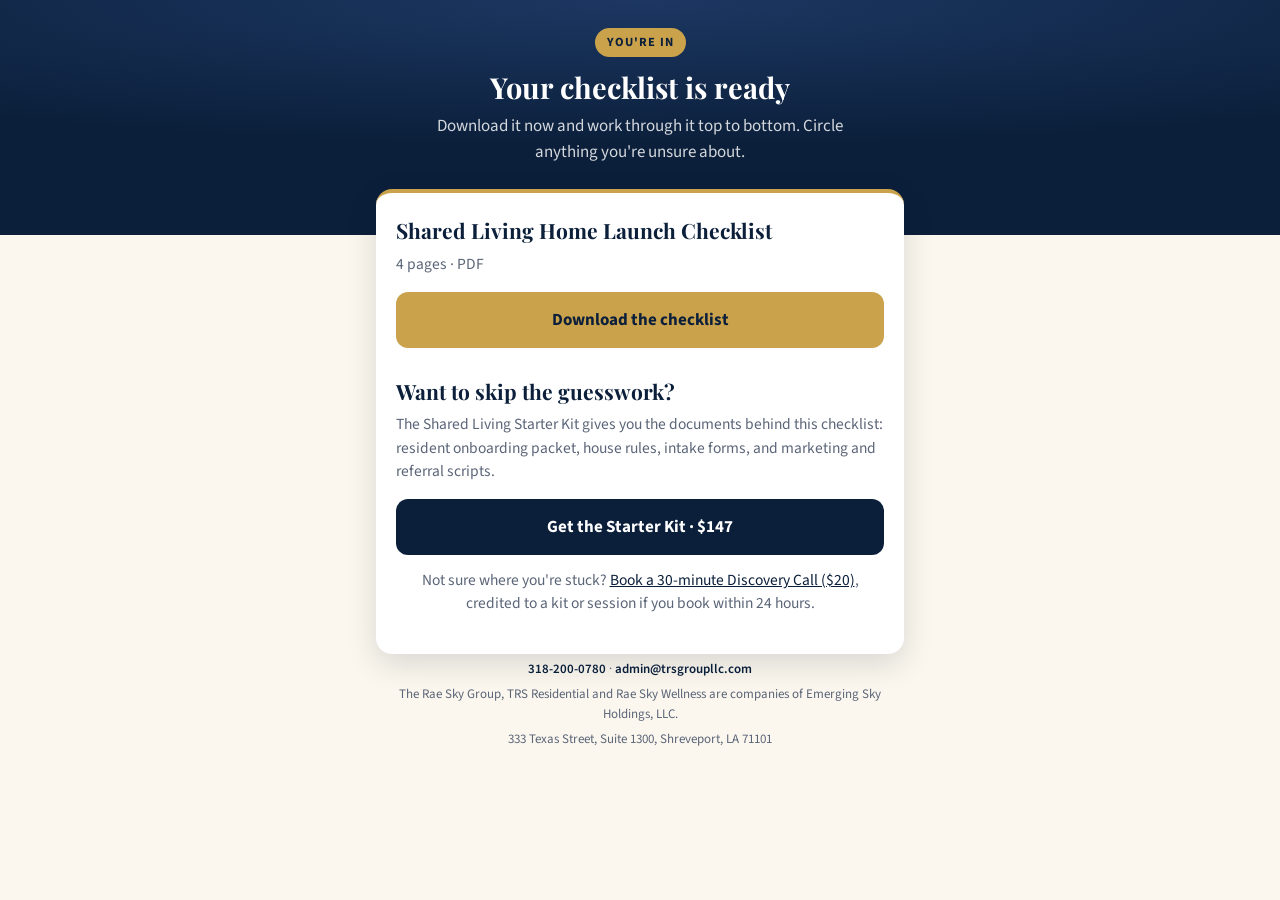
<file: checklist/thanks/index.html>
<!doctype html>
<html lang="en">
<head>
  <meta charset="utf-8">
  <meta name="viewport" content="width=device-width, initial-scale=1">
  <meta name="theme-color" content="#0B1F3A">
  <link rel="icon" href="/assets/favicon.svg" type="image/svg+xml">
  <link rel="preconnect" href="https://fonts.googleapis.com">
  <link rel="preconnect" href="https://fonts.gstatic.com" crossorigin>
  <link href="https://fonts.googleapis.com/css2?family=Playfair+Display:wght@600;700&family=Source+Sans+3:wght@400;600;700&display=swap" rel="stylesheet">
  <link rel="stylesheet" href="/assets/forms.css">
  <title>Your Checklist Is Ready</title>
  <meta name="robots" content="noindex">
</head>
<body>
  <header class="hero">
    <div class="wrap">
      <span class="kicker">You're in</span>
      <h1>Your checklist is ready</h1>
      <p>Download it now and work through it top to bottom. Circle anything you're unsure about.</p>
    </div>
  </header>
  <main class="wrap">
    <div class="card">
      <h2>Shared Living Home Launch Checklist</h2>
      <p>4 pages &middot; PDF</p>
      <a class="btn btn-gold" href="/downloads/Shared-Living-Home-Launch-Checklist.pdf" download>Download the checklist</a>
      <h2 style="margin-top:28px">Want to skip the guesswork?</h2>
      <p>The Shared Living Starter Kit gives you the documents behind this checklist: resident onboarding packet, house rules, intake forms, and marketing and referral scripts.</p>
      <a class="btn btn-navy" href="https://buy.stripe.com/aFa7sL3CedfD6lY9cV7g401">Get the Starter Kit &middot; $147</a>
      <p class="small" style="text-align:center;margin-top:14px">Not sure where you're stuck? <a href="https://calendar.app.google/2En7CKfPVDky85RFA">Book a 30-minute Discovery Call ($20)</a>, credited to a kit or session if you book within 24 hours.</p>
    </div>
  </main>
  <footer class="wrap">
    <p><a href="tel:+13182000780">318-200-0780</a> &middot; <a href="mailto:admin@trsgroupllc.com">admin@trsgroupllc.com</a></p>
    <p>The Rae Sky Group, TRS Residential and Rae Sky Wellness are companies of Emerging Sky Holdings, LLC.</p>
    <p>333 Texas Street, Suite 1300, Shreveport, LA 71101</p>
  </footer>
</body>
</html>
</file>
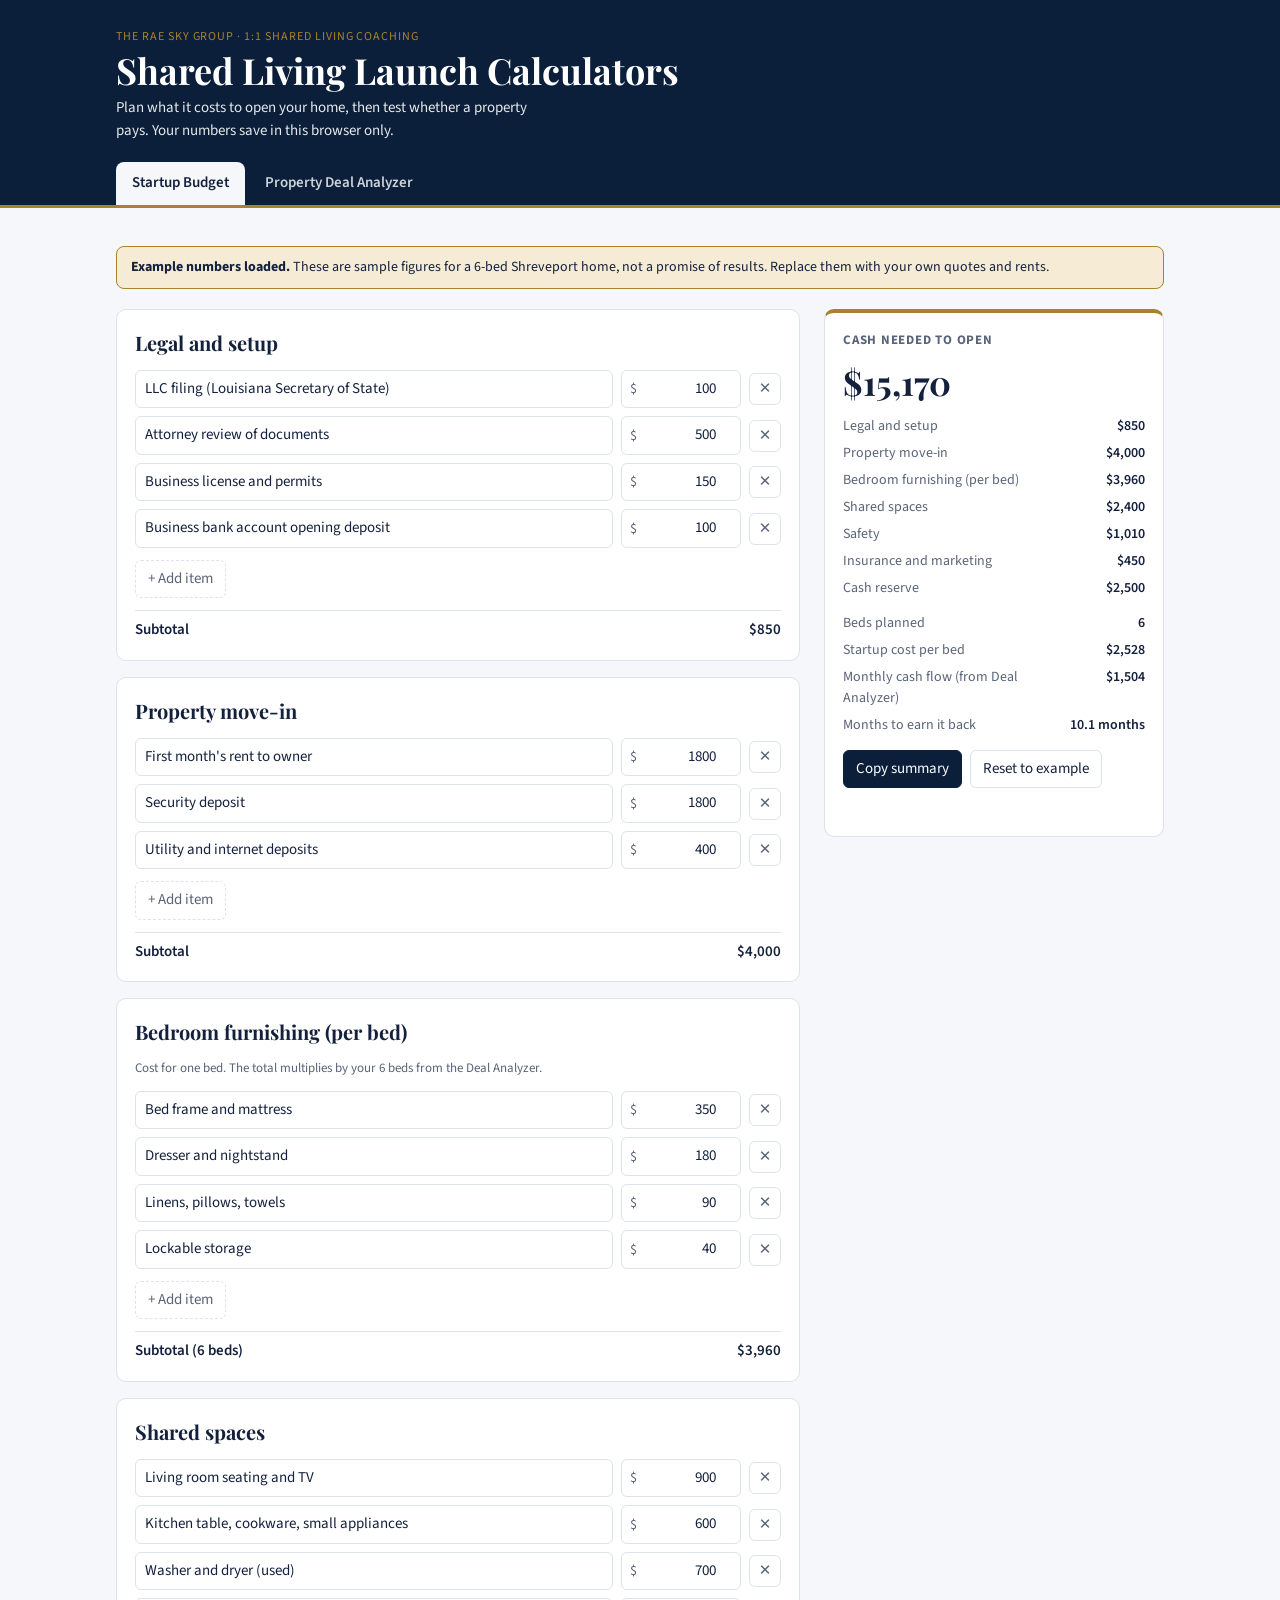
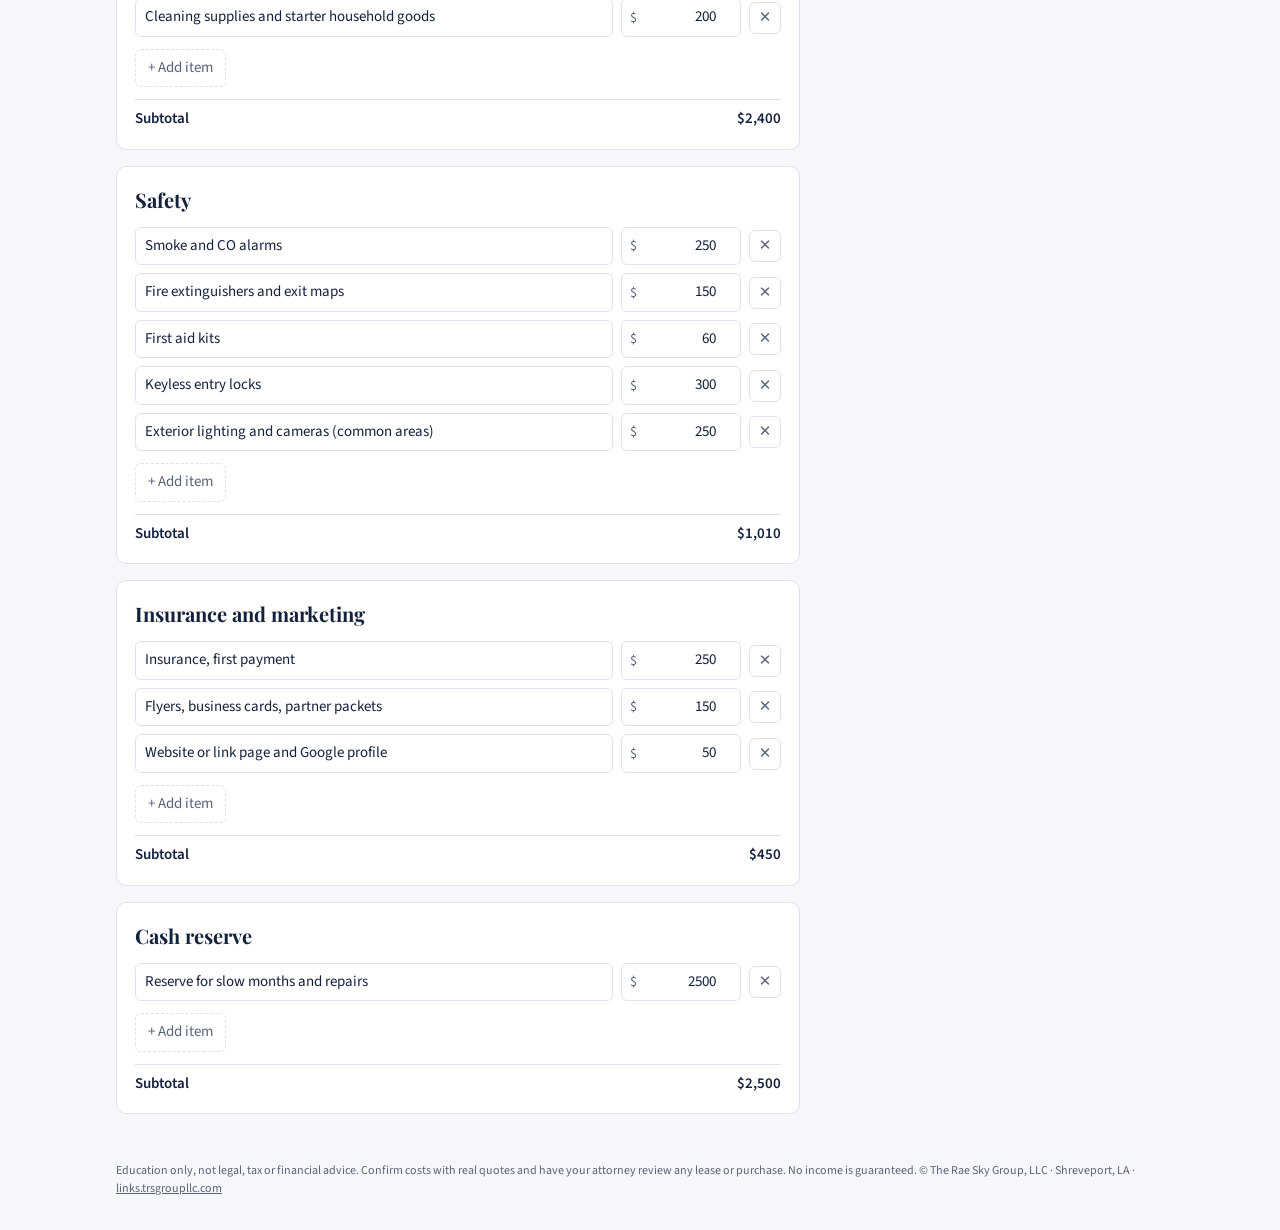
<file: coaching/calculators/index.html>
<!doctype html>
<html lang="en">
<head>
  <meta charset="utf-8">
  <meta name="viewport" content="width=device-width, initial-scale=1, viewport-fit=cover">
  <meta name="theme-color" content="#0B1F3A">
  <meta name="robots" content="noindex, nofollow">
  <link rel="icon" href="/assets/favicon.svg" type="image/svg+xml">
  <link rel="preconnect" href="https://fonts.googleapis.com">
  <link rel="preconnect" href="https://fonts.gstatic.com" crossorigin>
  <link href="https://fonts.googleapis.com/css2?family=Playfair+Display:wght@600;700&family=Source+Sans+3:wght@400;500;600;700&display=swap" rel="stylesheet">
  <title>Shared Living Launch Calculators</title>

<style>
/* Layout: a navy masthead, two tool tabs, inputs on the left and a sticky gold-edged results panel on the right; one column on phones. */
:root {
  --bg: #f6f7fa; --surface: #ffffff; --ink: #14213d; --muted: #5a6478; --line: #dde2ec;
  --navy: #0B1F3A; --navy-ink: #ffffff; --gold: #A8822F; --gold-soft: #f6ecd6;
  --good: #1f7a4d; --bad: #b3261e; --field: #ffffff;
  --display: "Playfair Display", Georgia, "Times New Roman", serif;
  --body: "Source Sans 3", system-ui, -apple-system, "Segoe UI", sans-serif;
}
@media (prefers-color-scheme: dark) { :root:not([data-theme="light"]) {
  --bg: #0d1424; --surface: #151e33; --ink: #e8ecf5; --muted: #a2acc2; --line: #29344d;
  --navy: #1b3a73; --navy-ink: #ffffff; --gold: #e0b45a; --gold-soft: #2c2716;
  --good: #5cc28f; --bad: #f2867e; --field: #0f1729; color-scheme: dark } }
:root[data-theme="dark"] {
  --bg: #0d1424; --surface: #151e33; --ink: #e8ecf5; --muted: #a2acc2; --line: #29344d;
  --navy: #1b3a73; --navy-ink: #ffffff; --gold: #e0b45a; --gold-soft: #2c2716;
  --good: #5cc28f; --bad: #f2867e; --field: #0f1729; color-scheme: dark }
* { box-sizing: border-box }
html { -webkit-text-size-adjust: 100% }
body { margin: 0 }
body { background: var(--bg); color: var(--ink); font-family: var(--body); font-size: 15px; line-height: 1.5 }
.wrap { max-width: 1080px; margin: 0 auto; padding-left: max(16px, env(safe-area-inset-left, 0px)); padding-right: max(16px, env(safe-area-inset-right, 0px)) }
header.mast { background: var(--navy); color: var(--navy-ink); border-bottom: 3px solid var(--gold) }
header.mast .wrap { padding-block: 28px 0 }
.eyebrow { font-size: 12px; letter-spacing: .08em; text-transform: uppercase; color: var(--gold) }
h1 { font-family: var(--display); font-size: clamp(26px, 4vw, 36px); margin: 4px 0 6px; text-wrap: balance; line-height: 1.15 }
.lede { margin: 0 0 20px; max-width: 62ch; opacity: .9 }
nav.tabs { display: flex; gap: 4px; flex-wrap: wrap }
nav.tabs a { color: var(--navy-ink); text-decoration: none; padding: 10px 16px; border-radius: 8px 8px 0 0; font-weight: 600; opacity: .8 }
nav.tabs a[aria-current="page"] { background: var(--bg); color: var(--ink); opacity: 1 }
nav.tabs a:focus-visible, button:focus-visible, input:focus-visible, select:focus-visible { outline: 2px solid var(--gold); outline-offset: 2px }
main .wrap { padding-block: 24px 48px }
.note { background: var(--gold-soft); border: 1px solid var(--gold); border-radius: 8px; padding: 10px 14px; font-size: 14px; margin-bottom: 20px }
.grid { display: grid; grid-template-columns: minmax(0, 1fr) 340px; gap: 24px; align-items: start }
@media (max-width: 860px) { .grid { grid-template-columns: minmax(0, 1fr) } }
section.card { background: var(--surface); border: 1px solid var(--line); border-radius: 10px; padding: 18px; display: grid; gap: 12px; min-width: 0 }
.stack { display: grid; gap: 16px; min-width: 0 }
h2 { font-family: var(--display); font-size: 20px; margin: 0 }
h3 { font-size: 13px; text-transform: uppercase; letter-spacing: .06em; color: var(--muted); margin: 0 }
.hint { color: var(--muted); font-size: 13px; margin: 0 }
.rows { display: grid; gap: 8px }
.row { display: grid; grid-template-columns: minmax(0, 1fr) 120px 32px; gap: 8px; align-items: center }
.row.bed { grid-template-columns: minmax(0, 1fr) 80px 110px 32px }
.fields { display: grid; grid-template-columns: repeat(auto-fit, minmax(170px, 1fr)); gap: 12px }
label.f { display: grid; gap: 4px; font-size: 13px; color: var(--muted); font-weight: 500 }
input, select { font: inherit; color: var(--ink); background: var(--field); border: 1px solid var(--line); border-radius: 6px; padding: 7px 9px; width: 100%; min-width: 0 }
input[type="number"] { font-variant-numeric: tabular-nums; text-align: right }
.money { position: relative } .money::before { content: "$"; position: absolute; left: 9px; top: 50%; transform: translateY(-50%); color: var(--muted); font-size: 14px; pointer-events: none }
.money input { padding-left: 20px }
.colhead { font-size: 12px; color: var(--muted); text-transform: uppercase; letter-spacing: .05em }
button { font: inherit; cursor: pointer; border-radius: 6px; border: 1px solid var(--line); background: var(--surface); color: var(--ink); padding: 7px 12px }
button.x { padding: 4px; width: 32px; height: 32px; color: var(--muted) }
button.add { justify-self: start; border-style: dashed; color: var(--muted) }
button.primary { background: var(--navy); color: var(--navy-ink); border-color: var(--navy) }
.subtotal { display: flex; justify-content: space-between; font-weight: 600; border-top: 1px solid var(--line); padding-top: 8px; font-variant-numeric: tabular-nums }
aside.results { position: sticky; top: calc(env(safe-area-inset-top, 0px) + 12px); background: var(--surface); border: 1px solid var(--line); border-top: 4px solid var(--gold); border-radius: 10px; padding: 18px; display: grid; gap: 14px; min-width: 0 }
.big { font-family: var(--display); font-size: 34px; font-weight: 700; line-height: 1.1; font-variant-numeric: tabular-nums }
.big.good { color: var(--good) } .big.bad { color: var(--bad) }
dl { margin: 0; display: grid; grid-template-columns: 1fr auto; gap: 6px 12px; font-size: 14px }
dt { color: var(--muted) } dd { margin: 0; text-align: right; font-variant-numeric: tabular-nums; font-weight: 600 }
.pill { display: inline-block; font-size: 12px; font-weight: 600; padding: 2px 10px; border-radius: 999px; border: 1px solid currentColor }
.pill.good { color: var(--good) } .pill.bad { color: var(--bad) } .pill.warn { color: var(--gold) }
.bar { height: 10px; background: var(--line); border-radius: 99px; overflow: hidden; position: relative }
.bar span { position: absolute; inset: 0 auto 0 0; background: var(--gold) }
.bar i { position: absolute; top: -3px; bottom: -3px; width: 2px; background: var(--ink) }
.scen { overflow-x: auto } table { width: 100%; border-collapse: collapse; font-size: 13px; font-variant-numeric: tabular-nums }
th, td { padding: 6px 4px; text-align: right; border-bottom: 1px solid var(--line) } th:first-child, td:first-child { text-align: left }
th { color: var(--muted); font-weight: 500 }
.actions { display: flex; gap: 8px; flex-wrap: wrap }
.toast { font-size: 13px; color: var(--good); min-height: 1.2em }
footer { color: var(--muted); font-size: 12px; padding-block: 0 32px }
[hidden] { display: none !important }
input[type="range"] { accent-color: var(--gold); padding: 0; border: 0; background: none }
@media (max-width: 520px) {
  .row { grid-template-columns: minmax(0, 1fr) 32px }
  .row.bed { grid-template-columns: 72px minmax(0, 1fr) 32px }
  .row > :first-child { grid-column: 1 / -1 }
  .row.colhead { display: none }
  .row + .row { border-top: 1px solid var(--line); padding-top: 8px }
}
@media (prefers-reduced-motion: reduce) { * { transition: none !important } }
</style>
</head>
<body>
<header class="mast">
  <div class="wrap">
    <div class="eyebrow">The Rae Sky Group · 1:1 Shared Living Coaching</div>
    <h1>Shared Living Launch Calculators</h1>
    <p class="lede">Plan what it costs to open your home, then test whether a property pays. Your numbers save in this browser only.</p>
    <nav class="tabs" aria-label="Calculators">
      <a href="#budget" id="tab-budget">Startup Budget</a>
      <a href="#deal" id="tab-deal">Property Deal Analyzer</a>
    </nav>
  </div>
</header>

<main>
  <div class="wrap">
    <p class="note" id="example-note"><strong>Example numbers loaded.</strong> These are sample figures for a 6-bed Shreveport home, not a promise of results. Replace them with your own quotes and rents.</p>

    <!-- STARTUP BUDGET -->
    <div id="view-budget" class="grid">
      <div class="stack" id="budget-cats"></div>
      <aside class="results" aria-live="polite">
        <h3>Cash needed to open</h3>
        <div class="big" id="b-total">$0</div>
        <dl id="b-breakdown"></dl>
        <dl>
          <dt>Beds planned</dt><dd id="b-beds">0</dd>
          <dt>Startup cost per bed</dt><dd id="b-perbed">$0</dd>
          <dt>Monthly cash flow (from Deal Analyzer)</dt><dd id="b-cf">$0</dd>
          <dt>Months to earn it back</dt><dd id="b-payback">–</dd>
        </dl>
        <div class="actions">
          <button class="primary" id="b-copy" type="button">Copy summary</button>
          <button id="b-reset" type="button">Reset to example</button>
        </div>
        <div class="toast" id="b-toast"></div>
      </aside>
    </div>

    <!-- DEAL ANALYZER -->
    <div id="view-deal" class="grid" hidden>
      <div class="stack">
        <section class="card">
          <h2>Rooms and rents</h2>
          <p class="hint">One line per room type. Rent is per bed, per month, utilities included.</p>
          <div class="row bed colhead"><span>Room type</span><span>Beds</span><span>Rent / bed</span><span></span></div>
          <div class="rows" id="d-beds"></div>
          <button class="add" type="button" id="d-addbed">+ Add room type</button>
          <label class="f">Expected occupancy: <strong id="d-occ-label">90%</strong>
            <input type="range" id="d-occ" min="50" max="100" step="5" value="90">
          </label>
        </section>

        <section class="card">
          <h2>How you control the property</h2>
          <label class="f">Path
            <select id="d-path">
              <option value="lease">Lease or master lease</option>
              <option value="buy">Buy with a loan</option>
              <option value="seller">Seller financing or subject-to</option>
            </select>
          </label>
          <div class="fields" id="d-lease-fields">
            <label class="f">Monthly rent to owner<span class="money"><input type="number" id="d-leaserent" min="0" step="25"></span></label>
          </div>
          <div class="fields" id="d-buy-fields" hidden>
            <label class="f">Purchase price<span class="money"><input type="number" id="d-price" min="0" step="1000"></span></label>
            <label class="f">Down payment (%)<input type="number" id="d-down" min="0" max="100" step="1"></label>
            <label class="f">Interest rate (%)<input type="number" id="d-rate" min="0" max="25" step="0.125"></label>
            <label class="f">Loan term (years)<input type="number" id="d-term" min="1" max="40" step="1"></label>
            <label class="f">Property tax / month<span class="money"><input type="number" id="d-tax" min="0" step="10"></span></label>
          </div>
          <p class="hint" id="d-path-hint"></p>
        </section>

        <section class="card">
          <h2>Monthly operating costs</h2>
          <div class="row colhead"><span>Expense</span><span>Per month</span><span></span></div>
          <div class="rows" id="d-exp"></div>
          <button class="add" type="button" id="d-addexp">+ Add expense</button>
          <label class="f">Repairs reserve (% of rent collected)<input type="number" id="d-repair" min="0" max="30" step="1"></label>
        </section>
      </div>

      <aside class="results" aria-live="polite">
        <h3>Monthly cash flow</h3>
        <div class="big" id="d-cf">$0</div>
        <div><span class="pill" id="d-verdict">–</span></div>
        <dl>
          <dt>Rent if every bed is full</dt><dd id="d-gross">$0</dd>
          <dt>Rent at your occupancy</dt><dd id="d-eff">$0</dd>
          <dt>Housing payment</dt><dd id="d-housing">$0</dd>
          <dt>Operating costs</dt><dd id="d-opex">$0</dd>
          <dt>Yearly cash flow</dt><dd id="d-annual">$0</dd>
          <dt>Startup cash (from Budget)</dt><dd id="d-startup">$0</dd>
          <dt>Cash-on-cash return</dt><dd id="d-coc">–</dd>
        </dl>
        <div>
          <h3 style="margin-bottom:6px">Break-even: <span id="d-be-text">–</span></h3>
          <div class="bar" aria-hidden="true"><span id="d-be-bar"></span><i id="d-occ-mark"></i></div>
          <p class="hint" style="margin-top:6px">Gold = occupancy needed to cover costs. Line = your expected occupancy.</p>
        </div>
        <div class="scen">
          <table>
            <thead><tr><th>Occupancy</th><th>Beds full</th><th>Cash flow / mo</th></tr></thead>
            <tbody id="d-scen"></tbody>
          </table>
        </div>
        <div class="actions">
          <button class="primary" id="d-copy" type="button">Copy summary</button>
          <button id="d-reset" type="button">Reset to example</button>
        </div>
        <div class="toast" id="d-toast"></div>
      </aside>
    </div>
  </div>
</main>
<footer><div class="wrap">Education only, not legal, tax or financial advice. Confirm costs with real quotes and have your attorney review any lease or purchase. No income is guaranteed. © The Rae Sky Group, LLC · Shreveport, LA · <a href="/" style="color:inherit">links.trsgroupllc.com</a></div></footer>

<script>
(function () {
  var KEY = "rsg-shared-living-calcs-v1";
  var EXAMPLE = {
    budget: [
      { name: "Legal and setup", items: [["LLC filing (Louisiana Secretary of State)", 100], ["Attorney review of documents", 500], ["Business license and permits", 150], ["Business bank account opening deposit", 100]] },
      { name: "Property move-in", items: [["First month's rent to owner", 1800], ["Security deposit", 1800], ["Utility and internet deposits", 400]] },
      { name: "Bedroom furnishing (per bed)", perBed: true, items: [["Bed frame and mattress", 350], ["Dresser and nightstand", 180], ["Linens, pillows, towels", 90], ["Lockable storage", 40]] },
      { name: "Shared spaces", items: [["Living room seating and TV", 900], ["Kitchen table, cookware, small appliances", 600], ["Washer and dryer (used)", 700], ["Cleaning supplies and starter household goods", 200]] },
      { name: "Safety", items: [["Smoke and CO alarms", 250], ["Fire extinguishers and exit maps", 150], ["First aid kits", 60], ["Keyless entry locks", 300], ["Exterior lighting and cameras (common areas)", 250]] },
      { name: "Insurance and marketing", items: [["Insurance, first payment", 250], ["Flyers, business cards, partner packets", 150], ["Website or link page and Google profile", 50]] },
      { name: "Cash reserve", items: [["Reserve for slow months and repairs", 2500]] }
    ],
    deal: {
      beds: [["Standard shared room", 3, 950], ["Qualifying rate", 2, 700], ["Private room", 1, 1100]],
      occ: 90, path: "lease", leaserent: 1800, price: 180000, down: 10, rate: 7.25, term: 30, tax: 150,
      exp: [["Electric, water, gas", 450], ["Internet and TV", 90], ["Insurance", 150], ["Household supplies", 150], ["House manager stipend or rent credit", 300], ["Lawn and pest control", 90], ["Software, phone, payments", 40]],
      repair: 5
    }
  };
  var state;
  function clone(o) { return JSON.parse(JSON.stringify(o)); }
  function load() { try { var s = localStorage.getItem(KEY); if (s) { state = JSON.parse(s); state.edited = true; return; } } catch (e) {} state = clone(EXAMPLE); state.edited = false; }
  function save() { state.edited = true; try { localStorage.setItem(KEY, JSON.stringify(state)); } catch (e) {} updateNote(); }
  function updateNote() { document.getElementById("example-note").hidden = !!state.edited; }
  var fmt = function (n) { var neg = n < 0; n = Math.round(Math.abs(n)); return (neg ? "−$" : "$") + n.toLocaleString("en-US"); };
  var num = function (v) { var n = parseFloat(v); return isFinite(n) ? n : 0; };
  function esc(s) { return String(s).replace(/[&<>"]/g, function (c) { return { "&": "&amp;", "<": "&lt;", ">": "&gt;", '"': "&quot;" }[c]; }); }

  /* ---------- calculations ---------- */
  function bedCount() { return state.deal.beds.reduce(function (a, b) { return a + num(b[1]); }, 0); }
  function budgetTotals() {
    var beds = bedCount(), cats = state.budget.map(function (c) {
      var sub = c.items.reduce(function (a, it) { return a + num(it[1]); }, 0);
      return { name: c.name, total: c.perBed ? sub * beds : sub, sub: sub };
    });
    return { cats: cats, total: cats.reduce(function (a, c) { return a + c.total; }, 0), beds: beds };
  }
  function housingPayment() {
    var d = state.deal;
    if (d.path === "lease") return num(d.leaserent);
    var loan = num(d.price) * (1 - num(d.down) / 100), r = num(d.rate) / 1200, n = num(d.term) * 12, pi;
    if (n <= 0) pi = 0; else if (r === 0) pi = loan / n; else pi = loan * r / (1 - Math.pow(1 + r, -n));
    return pi + num(d.tax);
  }
  function dealAt(occPct) {
    var d = state.deal;
    var gross = d.beds.reduce(function (a, b) { return a + num(b[1]) * num(b[2]); }, 0);
    var eff = gross * occPct / 100;
    var fixed = d.exp.reduce(function (a, e) { return a + num(e[1]); }, 0);
    var housing = housingPayment();
    var repair = eff * num(d.repair) / 100;
    var opex = fixed + repair;
    var cf = eff - housing - opex;
    var rr = num(d.repair) / 100;
    var be = gross > 0 && rr < 1 ? (housing + fixed) / (gross * (1 - rr)) * 100 : Infinity;
    return { gross: gross, eff: eff, housing: housing, opex: opex, cf: cf, be: be };
  }

  /* ---------- budget view ---------- */
  function renderBudget() {
    var host = document.getElementById("budget-cats"); host.innerHTML = "";
    var beds = bedCount();
    state.budget.forEach(function (c, ci) {
      var s = document.createElement("section"); s.className = "card";
      var html = '<h2>' + esc(c.name) + '</h2>';
      if (c.perBed) html += '<p class="hint">Cost for one bed. The total multiplies by your ' + beds + ' beds from the Deal Analyzer.</p>';
      html += '<div class="rows">';
      c.items.forEach(function (it, ii) {
        html += '<div class="row"><input aria-label="Item" id="b-' + ci + '-' + ii + '-n" data-c="' + ci + '" data-i="' + ii + '" data-k="0" value="' + esc(it[0]) + '">' +
          '<span class="money"><input type="number" min="0" step="10" aria-label="Amount" id="b-' + ci + '-' + ii + '-a" data-c="' + ci + '" data-i="' + ii + '" data-k="1" value="' + num(it[1]) + '"></span>' +
          '<button type="button" class="x" aria-label="Remove ' + esc(it[0]) + '" data-del="' + ci + '-' + ii + '">✕</button></div>';
      });
      html += '</div><button type="button" class="add" data-add="' + ci + '">+ Add item</button>';
      html += '<div class="subtotal"><span>Subtotal' + (c.perBed ? ' (' + beds + ' beds)' : '') + '</span><span id="b-sub-' + ci + '"></span></div>';
      s.innerHTML = html; host.appendChild(s);
    });
    calcBudget();
  }
  function calcBudget() {
    var t = budgetTotals();
    t.cats.forEach(function (c, i) { var el = document.getElementById("b-sub-" + i); if (el) el.textContent = fmt(c.total); });
    document.getElementById("b-total").textContent = fmt(t.total);
    document.getElementById("b-breakdown").innerHTML = t.cats.map(function (c) { return "<dt>" + esc(c.name) + "</dt><dd>" + fmt(c.total) + "</dd>"; }).join("");
    document.getElementById("b-beds").textContent = t.beds;
    document.getElementById("b-perbed").textContent = t.beds ? fmt(t.total / t.beds) : "–";
    var cf = dealAt(num(state.deal.occ)).cf;
    document.getElementById("b-cf").textContent = fmt(cf);
    document.getElementById("b-payback").textContent = cf > 0 ? (Math.ceil(t.total / cf * 10) / 10) + " months" : "Not at this occupancy";
  }
  document.getElementById("budget-cats").addEventListener("input", function (e) {
    var t = e.target; if (t.dataset.c === undefined) return;
    state.budget[t.dataset.c].items[t.dataset.i][t.dataset.k] = t.dataset.k === "1" ? num(t.value) : t.value;
    save(); calcBudget();
  });
  document.getElementById("budget-cats").addEventListener("click", function (e) {
    var t = e.target.closest("button"); if (!t) return;
    if (t.dataset.add !== undefined) { state.budget[t.dataset.add].items.push(["New item", 0]); }
    else if (t.dataset.del) { var p = t.dataset.del.split("-"); state.budget[p[0]].items.splice(p[1], 1); }
    else return;
    save(); renderBudget();
  });

  /* ---------- deal view ---------- */
  function renderDeal() {
    var d = state.deal;
    document.getElementById("d-beds").innerHTML = d.beds.map(function (b, i) {
      return '<div class="row bed"><input aria-label="Room type" id="d-bed-' + i + '-n" data-b="' + i + '" data-k="0" value="' + esc(b[0]) + '">' +
        '<input type="number" min="0" step="1" aria-label="Beds" id="d-bed-' + i + '-c" data-b="' + i + '" data-k="1" value="' + num(b[1]) + '">' +
        '<span class="money"><input type="number" min="0" step="25" aria-label="Rent per bed" id="d-bed-' + i + '-r" data-b="' + i + '" data-k="2" value="' + num(b[2]) + '"></span>' +
        '<button type="button" class="x" aria-label="Remove ' + esc(b[0]) + '" data-delbed="' + i + '">✕</button></div>';
    }).join("");
    document.getElementById("d-exp").innerHTML = d.exp.map(function (x, i) {
      return '<div class="row"><input aria-label="Expense" id="d-exp-' + i + '-n" data-e="' + i + '" data-k="0" value="' + esc(x[0]) + '">' +
        '<span class="money"><input type="number" min="0" step="10" aria-label="Per month" id="d-exp-' + i + '-a" data-e="' + i + '" data-k="1" value="' + num(x[1]) + '"></span>' +
        '<button type="button" class="x" aria-label="Remove ' + esc(x[0]) + '" data-delexp="' + i + '">✕</button></div>';
    }).join("");
    ["leaserent", "price", "down", "rate", "term", "tax", "repair", "occ"].forEach(function (k) { document.getElementById("d-" + k).value = d[k]; });
    document.getElementById("d-path").value = d.path;
    calcDeal();
  }
  var PATH_HINT = {
    lease: "Get the owner's written OK for shared living with individual occupancy agreements before you sign.",
    buy: "Payment includes principal, interest and property tax. Add your homeowner's policy under operating costs.",
    seller: "Enter the payment you'll make to the seller or on the existing loan. Have a real estate attorney and title company review due-on-sale and bond-for-deed terms."
  };
  function calcDeal() {
    var d = state.deal, occ = num(d.occ);
    document.getElementById("d-lease-fields").hidden = d.path !== "lease";
    document.getElementById("d-buy-fields").hidden = d.path === "lease";
    document.getElementById("d-path-hint").textContent = PATH_HINT[d.path];
    document.getElementById("d-occ-label").textContent = occ + "%";
    var r = dealAt(occ), beds = bedCount(), startup = budgetTotals().total;
    var cfEl = document.getElementById("d-cf"); cfEl.textContent = fmt(r.cf); cfEl.className = "big " + (r.cf >= 0 ? "good" : "bad");
    var v = document.getElementById("d-verdict");
    if (r.cf <= 0) { v.className = "pill bad"; v.textContent = "Loses money at this occupancy"; }
    else if (r.be > 80) { v.className = "pill warn"; v.textContent = "Thin margin: one empty bed hurts"; }
    else { v.className = "pill good"; v.textContent = "Covers costs with room to spare"; }
    document.getElementById("d-gross").textContent = fmt(r.gross);
    document.getElementById("d-eff").textContent = fmt(r.eff);
    document.getElementById("d-housing").textContent = fmt(r.housing);
    document.getElementById("d-opex").textContent = fmt(r.opex);
    document.getElementById("d-annual").textContent = fmt(r.cf * 12);
    document.getElementById("d-startup").textContent = fmt(startup);
    document.getElementById("d-coc").textContent = startup > 0 ? Math.round(r.cf * 12 / startup * 100) + "% a year" : "–";
    var beTxt = !isFinite(r.be) ? "no rent entered" : r.be > 100 ? "never, even when full" : Math.round(r.be) + "% (" + Math.ceil(beds * r.be / 100 - 1e-9) + " of " + beds + " beds)";
    document.getElementById("d-be-text").textContent = beTxt;
    document.getElementById("d-be-bar").style.width = Math.min(100, isFinite(r.be) ? r.be : 100) + "%";
    document.getElementById("d-occ-mark").style.left = "calc(" + occ + "% - 1px)";
    document.getElementById("d-scen").innerHTML = [70, 80, 90, 100].map(function (p) {
      var s = dealAt(p); return "<tr><td>" + p + "%</td><td>" + (Math.round(beds * p / 10) / 10) + "</td><td>" + fmt(s.cf) + "</td></tr>";
    }).join("");
  }
  var dealView = document.getElementById("view-deal");
  dealView.addEventListener("input", function (e) {
    var t = e.target, d = state.deal;
    if (t.dataset.b !== undefined) d.beds[t.dataset.b][t.dataset.k] = t.dataset.k === "0" ? t.value : num(t.value);
    else if (t.dataset.e !== undefined) d.exp[t.dataset.e][t.dataset.k] = t.dataset.k === "0" ? t.value : num(t.value);
    else if (t.id && t.id.indexOf("d-") === 0) { var k = t.id.slice(2); if (k === "path") d.path = t.value; else if (k in d) d[k] = num(t.value); }
    else return;
    save(); calcDeal();
  });
  dealView.addEventListener("change", function (e) { if (e.target.id === "d-path") { state.deal.path = e.target.value; save(); calcDeal(); } });
  dealView.addEventListener("click", function (e) {
    var t = e.target.closest("button"); if (!t) return; var d = state.deal;
    if (t.id === "d-addbed") d.beds.push(["New room type", 1, 800]);
    else if (t.id === "d-addexp") d.exp.push(["New expense", 0]);
    else if (t.dataset.delbed !== undefined) d.beds.splice(t.dataset.delbed, 1);
    else if (t.dataset.delexp !== undefined) d.exp.splice(t.dataset.delexp, 1);
    else return;
    save(); renderDeal();
  });

  /* ---------- copy and reset ---------- */
  function copy(text, toastId) {
    var toast = document.getElementById(toastId);
    function done(msg) { toast.textContent = msg; setTimeout(function () { toast.textContent = ""; }, 2500); }
    try {
      navigator.clipboard.writeText(text).then(function () { done("Copied. Paste it into your workbook."); }, function () { fallback(); });
    } catch (e) { fallback(); }
    function fallback() {
      var ta = document.createElement("textarea"); ta.value = text; ta.setAttribute("readonly", ""); ta.style.position = "fixed"; ta.style.opacity = "0";
      document.body.appendChild(ta); ta.select(); var ok = false; try { ok = document.execCommand("copy"); } catch (e) {} document.body.removeChild(ta);
      done(ok ? "Copied. Paste it into your workbook." : "Copy was blocked. Select the numbers and copy them by hand.");
    }
  }
  document.getElementById("b-copy").addEventListener("click", function () {
    var t = budgetTotals(), cf = dealAt(num(state.deal.occ)).cf;
    var lines = ["STARTUP BUDGET"].concat(t.cats.map(function (c) { return c.name + ": " + fmt(c.total); }));
    lines.push("Total cash needed: " + fmt(t.total), "Beds: " + t.beds + " (" + (t.beds ? fmt(t.total / t.beds) : "–") + " per bed)",
      "Months to earn back: " + (cf > 0 ? (Math.ceil(t.total / cf * 10) / 10) : "n/a"));
    copy(lines.join("\n"), "b-toast");
  });
  document.getElementById("d-copy").addEventListener("click", function () {
    var d = state.deal, r = dealAt(num(d.occ));
    var lines = ["PROPERTY DEAL ANALYZER", "Beds: " + bedCount() + " · Occupancy: " + d.occ + "%",
      "Rent if full: " + fmt(r.gross), "Rent at occupancy: " + fmt(r.eff), "Housing payment: " + fmt(r.housing),
      "Operating costs: " + fmt(r.opex), "Monthly cash flow: " + fmt(r.cf), "Yearly cash flow: " + fmt(r.cf * 12),
      "Break-even occupancy: " + document.getElementById("d-be-text").textContent];
    copy(lines.join("\n"), "d-toast");
  });
  function reset(which) {
    if (which === "budget") state.budget = clone(EXAMPLE.budget); else state.deal = clone(EXAMPLE.deal);
    save(); renderBudget(); renderDeal();
  }
  document.getElementById("b-reset").addEventListener("click", function () { reset("budget"); });
  document.getElementById("d-reset").addEventListener("click", function () { reset("deal"); });

  /* ---------- tabs ---------- */
  function route() {
    var v = location.hash === "#deal" ? "deal" : "budget";
    document.getElementById("view-budget").hidden = v !== "budget";
    document.getElementById("view-deal").hidden = v !== "deal";
    document.getElementById("tab-budget").setAttribute("aria-current", v === "budget" ? "page" : "false");
    document.getElementById("tab-deal").setAttribute("aria-current", v === "deal" ? "page" : "false");
    if (v === "budget") calcBudget(); else calcDeal();
  }
  window.addEventListener("hashchange", route);

  load(); updateNote(); renderBudget(); renderDeal(); route();
})();
</script>
</body>
</html>
</file>
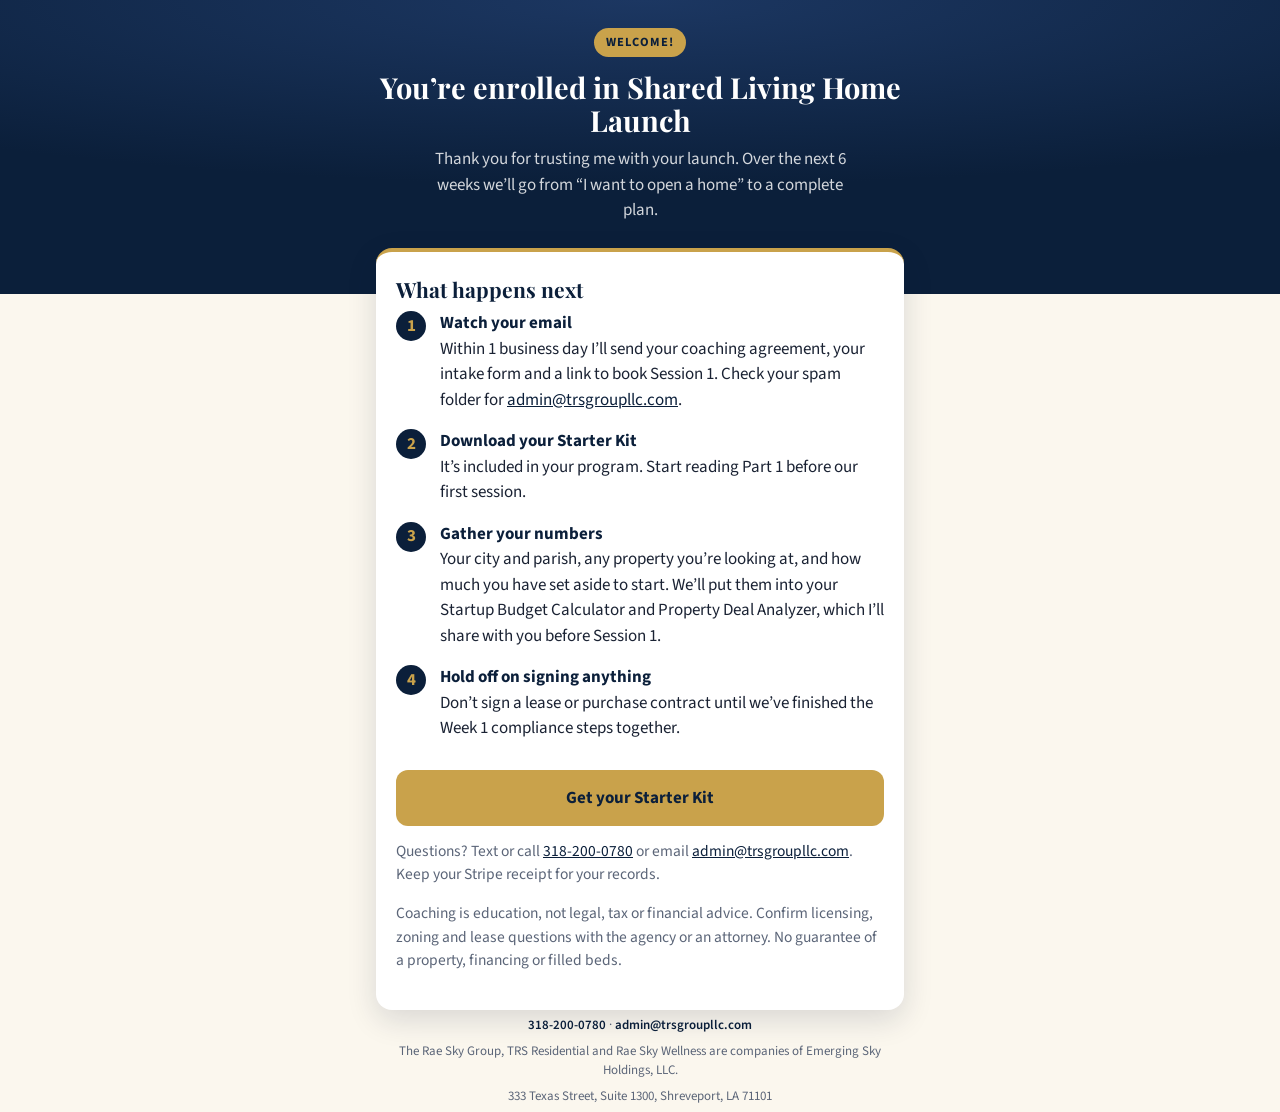
<file: coaching/welcome/index.html>
<!doctype html>
<html lang="en">
<head>
  <meta charset="utf-8">
  <meta name="viewport" content="width=device-width, initial-scale=1">
  <meta name="theme-color" content="#0B1F3A">
  <link rel="icon" href="/assets/favicon.svg" type="image/svg+xml">
  <link rel="preconnect" href="https://fonts.googleapis.com">
  <link rel="preconnect" href="https://fonts.gstatic.com" crossorigin>
  <link href="https://fonts.googleapis.com/css2?family=Playfair+Display:wght@600;700&family=Source+Sans+3:wght@400;600;700&display=swap" rel="stylesheet">
  <link rel="stylesheet" href="/assets/forms.css">
  <title>You're Enrolled</title>
  <meta name="robots" content="noindex, nofollow">
  <style>
    .steps { list-style: none; counter-reset: s; margin: 0 0 8px; padding: 0; }
    .steps li { counter-increment: s; position: relative; padding: 0 0 16px 44px; }
    .steps li::before { content: counter(s); position: absolute; left: 0; top: 0; width: 30px; height: 30px; border-radius: 50%; background: #0B1F3A; color: #C9A24B; font-weight: 700; display: grid; place-items: center; }
    .steps strong { display: block; color: #0B1F3A; }
  </style>
</head>
<body>
  <!-- Stripe $1,000 coaching payment link redirects here after payment:
       Payment Links > Edit > After payment > Don't show confirmation page > https://links.trsgroupllc.com/coaching/welcome/ -->
  <header class="hero">
    <div class="wrap">
      <span class="kicker">Welcome!</span>
      <h1>You&rsquo;re enrolled in Shared Living Home Launch</h1>
      <p>Thank you for trusting me with your launch. Over the next 6 weeks we&rsquo;ll go from &ldquo;I want to open a home&rdquo; to a complete plan.</p>
    </div>
  </header>
  <main class="wrap">
    <div class="card">
      <h2>What happens next</h2>
      <ol class="steps">
        <li><strong>Watch your email</strong>Within 1 business day I&rsquo;ll send your coaching agreement, your intake form and a link to book Session 1. Check your spam folder for <a href="mailto:admin@trsgroupllc.com">admin@trsgroupllc.com</a>.</li>
        <li><strong>Download your Starter Kit</strong>It&rsquo;s included in your program. Start reading Part 1 before our first session.</li>
        <li><strong>Gather your numbers</strong>Your city and parish, any property you&rsquo;re looking at, and how much you have set aside to start. We&rsquo;ll put them into your Startup Budget Calculator and Property Deal Analyzer, which I&rsquo;ll share with you before Session 1.</li>
        <li><strong>Hold off on signing anything</strong>Don&rsquo;t sign a lease or purchase contract until we&rsquo;ve finished the Week 1 compliance steps together.</li>
      </ol>
      <a class="btn btn-gold" href="/kit/thanks/">Get your Starter Kit</a>
      <p class="small" style="margin-top:14px">Questions? Text or call <a href="tel:+13182000780">318-200-0780</a> or email <a href="mailto:admin@trsgroupllc.com">admin@trsgroupllc.com</a>. Keep your Stripe receipt for your records.</p>
      <p class="small">Coaching is education, not legal, tax or financial advice. Confirm licensing, zoning and lease questions with the agency or an attorney. No guarantee of a property, financing or filled beds.</p>
    </div>
  </main>
  <footer class="wrap">
    <p><a href="tel:+13182000780">318-200-0780</a> &middot; <a href="mailto:admin@trsgroupllc.com">admin@trsgroupllc.com</a></p>
    <p>The Rae Sky Group, TRS Residential and Rae Sky Wellness are companies of Emerging Sky Holdings, LLC.</p>
    <p>333 Texas Street, Suite 1300, Shreveport, LA 71101</p>
  </footer>
</body>
</html>
</file>
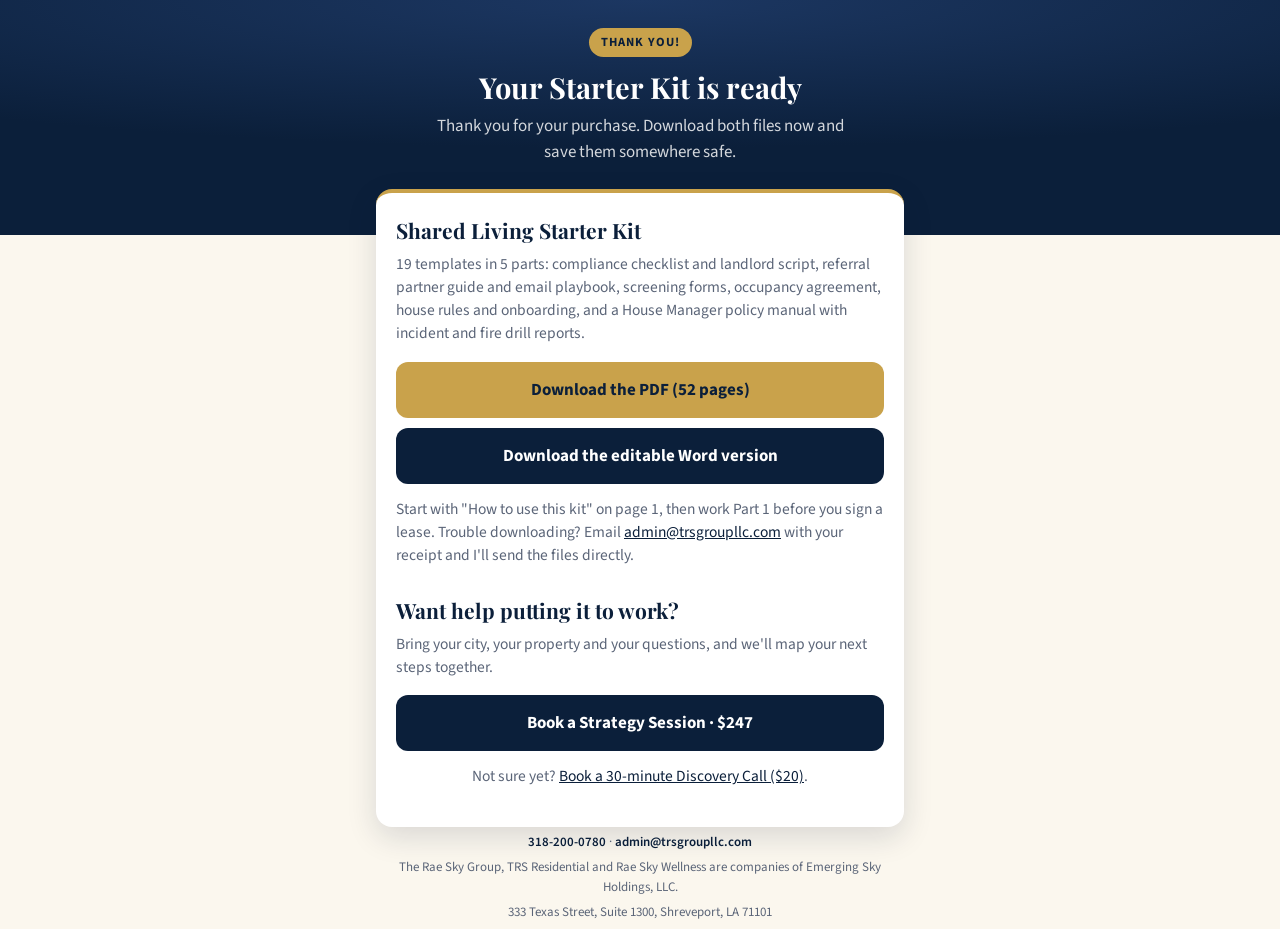
<file: kit/thanks/index.html>
<!doctype html>
<html lang="en">
<head>
  <meta charset="utf-8">
  <meta name="viewport" content="width=device-width, initial-scale=1">
  <meta name="theme-color" content="#0B1F3A">
  <link rel="icon" href="/assets/favicon.svg" type="image/svg+xml">
  <link rel="preconnect" href="https://fonts.googleapis.com">
  <link rel="preconnect" href="https://fonts.gstatic.com" crossorigin>
  <link href="https://fonts.googleapis.com/css2?family=Playfair+Display:wght@600;700&family=Source+Sans+3:wght@400;600;700&display=swap" rel="stylesheet">
  <link rel="stylesheet" href="/assets/forms.css">
  <title>Your Starter Kit Is Ready</title>
  <meta name="robots" content="noindex, nofollow">
</head>
<body>
  <header class="hero">
    <div class="wrap">
      <span class="kicker">Thank you!</span>
      <h1>Your Starter Kit is ready</h1>
      <p>Thank you for your purchase. Download both files now and save them somewhere safe.</p>
    </div>
  </header>
  <main class="wrap">
    <div class="card">
      <h2>Shared Living Starter Kit</h2>
      <p>19 templates in 5 parts: compliance checklist and landlord script, referral partner guide and email playbook, screening forms, occupancy agreement, house rules and onboarding, and a House Manager policy manual with incident and fire drill reports.</p>
      <a class="btn btn-gold" href="/kit/files-0f9a452f/Shared-Living-Starter-Kit.pdf" download>Download the PDF (52 pages)</a>
      <a class="btn btn-navy" style="margin-top:10px" href="/kit/files-0f9a452f/Shared-Living-Starter-Kit-EDITABLE.docx" download>Download the editable Word version</a>
      <p class="small" style="margin-top:14px">Start with "How to use this kit" on page 1, then work Part 1 before you sign a lease. Trouble downloading? Email <a href="mailto:admin@trsgroupllc.com">admin@trsgroupllc.com</a> with your receipt and I'll send the files directly.</p>
      <h2 style="margin-top:28px">Want help putting it to work?</h2>
      <p>Bring your city, your property and your questions, and we'll map your next steps together.</p>
      <a class="btn btn-navy" href="https://calendar.app.google/NvuMW364rxPxpK7c6">Book a Strategy Session &middot; $247</a>
      <p class="small" style="text-align:center;margin-top:14px">Not sure yet? <a href="https://calendar.app.google/2En7CKfPVDky85RFA">Book a 30-minute Discovery Call ($20)</a>.</p>
    </div>
</main>
  <footer class="wrap">
    <p><a href="tel:+13182000780">318-200-0780</a> &middot; <a href="mailto:admin@trsgroupllc.com">admin@trsgroupllc.com</a></p>
    <p>The Rae Sky Group, TRS Residential and Rae Sky Wellness are companies of Emerging Sky Holdings, LLC.</p>
    <p>333 Texas Street, Suite 1300, Shreveport, LA 71101</p>
  </footer>
</body>
</html>
</file>
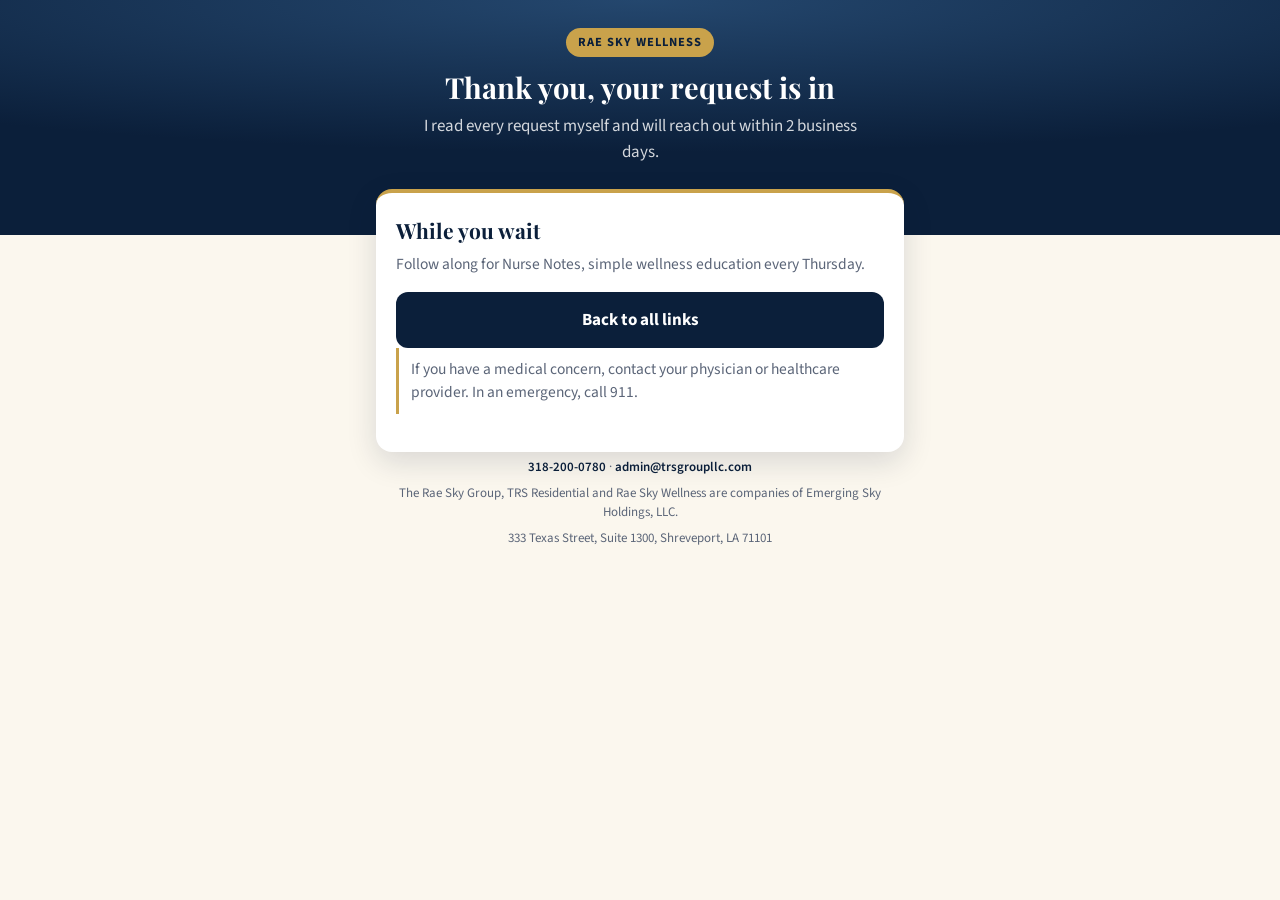
<file: wellness/thanks/index.html>
<!doctype html>
<html lang="en">
<head>
  <meta charset="utf-8">
  <meta name="viewport" content="width=device-width, initial-scale=1">
  <meta name="theme-color" content="#0B1F3A">
  <link rel="icon" href="/assets/favicon.svg" type="image/svg+xml">
  <link rel="preconnect" href="https://fonts.googleapis.com">
  <link rel="preconnect" href="https://fonts.gstatic.com" crossorigin>
  <link href="https://fonts.googleapis.com/css2?family=Playfair+Display:wght@600;700&family=Source+Sans+3:wght@400;600;700&display=swap" rel="stylesheet">
  <link rel="stylesheet" href="/assets/forms.css">
  <title>Request Received</title>
  <meta name="robots" content="noindex">
</head>
<body class="well">
  <header class="hero">
    <div class="wrap">
      <span class="kicker">Rae Sky Wellness</span>
      <h1>Thank you, your request is in</h1>
      <p>I read every request myself and will reach out within 2 business days.</p>
    </div>
  </header>
  <main class="wrap">
    <div class="card">
      <h2>While you wait</h2>
      <p>Follow along for Nurse Notes, simple wellness education every Thursday.</p>
      <a class="btn btn-navy" href="/">Back to all links</a>
      <p class="note">If you have a medical concern, contact your physician or healthcare provider. In an emergency, call 911.</p>
    </div>
  </main>
  <footer class="wrap">
    <p><a href="tel:+13182000780">318-200-0780</a> &middot; <a href="mailto:admin@trsgroupllc.com">admin@trsgroupllc.com</a></p>
    <p>The Rae Sky Group, TRS Residential and Rae Sky Wellness are companies of Emerging Sky Holdings, LLC.</p>
    <p>333 Texas Street, Suite 1300, Shreveport, LA 71101</p>
  </footer>
</body>
</html>
</file>
<file: assets/forms.css>
:root{--navy:#0B1F3A;--navy-2:#13294B;--navy-3:#1C3762;--gold:#C9A24B;--gold-soft:#E6CF92;--cream:#FBF7EE;--ink:#1A2233;--muted:#5B6578;--line:#E7DFCC;--well:#EAF1EE;--radius:16px}
*{box-sizing:border-box}
html{-webkit-text-size-adjust:100%}
body{margin:0;background:var(--cream);color:var(--ink);font-family:"Source Sans 3",system-ui,-apple-system,"Segoe UI",sans-serif;font-size:17px;line-height:1.5}
a{color:var(--navy)}
.wrap{max-width:560px;margin:0 auto;padding:0 16px}
.hero{background:radial-gradient(120% 90% at 50% 0%,var(--navy-3) 0%,var(--navy) 70%);color:#fff;text-align:center;padding:28px 0 70px}
.back{display:inline-block;color:var(--gold-soft);font-size:14px;font-weight:600;text-decoration:none;margin-bottom:16px}
.kicker{display:inline-block;font-size:12.5px;font-weight:700;letter-spacing:.08em;text-transform:uppercase;color:var(--navy);background:var(--gold);border-radius:999px;padding:5px 12px;margin-bottom:14px}
h1{font-family:"Playfair Display",Georgia,serif;font-size:29px;line-height:1.15;margin:0 0 10px}
.hero p{margin:0 auto;max-width:440px;color:rgba(255,255,255,.82)}
.card{background:#fff;border-radius:var(--radius);box-shadow:0 10px 30px rgba(11,31,58,.14);padding:22px 20px;margin-top:-46px;position:relative;border-top:4px solid var(--gold)}
.card h2{font-family:"Playfair Display",Georgia,serif;font-size:21px;color:var(--navy);margin:0 0 6px}
.card > p{color:var(--muted);margin:0 0 16px;font-size:15.5px}
ul.inside{margin:0 0 18px;padding-left:20px;color:var(--ink)}
ul.inside li{margin:4px 0}
label,.legend{display:block;font-weight:700;color:var(--navy);margin:16px 0 6px;font-size:15.5px}
.opt{font-weight:400;color:var(--muted);font-size:14px}
input[type=text],input[type=email],input[type=tel],select,textarea{width:100%;font:inherit;color:var(--ink);background:#fff;border:1.5px solid var(--line);border-radius:10px;padding:12px 14px;min-height:48px}
textarea{min-height:110px;resize:vertical}
input:focus,select:focus,textarea:focus{outline:3px solid var(--gold-soft);border-color:var(--gold)}
fieldset{border:0;margin:0;padding:0}
.choice{display:flex;gap:10px;align-items:flex-start;font-weight:400;color:var(--ink);margin:8px 0;font-size:15.5px}
.choice input{margin-top:4px;width:18px;height:18px;accent-color:var(--navy);flex:none}
.consent{background:var(--cream);border-left:3px solid var(--gold);border-radius:0 8px 8px 0;padding:10px 12px;margin-top:18px}
.consent .choice{margin:0;font-size:14.5px}
button{display:block;width:100%;min-height:56px;margin-top:20px;border:0;border-radius:12px;background:var(--gold);color:var(--navy);font:inherit;font-weight:700;font-size:17px;cursor:pointer}
button:hover{box-shadow:0 6px 18px rgba(201,162,75,.45)}
button:focus-visible{outline:3px solid var(--navy);outline-offset:3px}
.btn{display:block;text-align:center;text-decoration:none;min-height:56px;line-height:56px;border-radius:12px;font-weight:700;margin-top:12px}
.btn-gold{background:var(--gold);color:var(--navy)}
.btn-navy{background:var(--navy);color:#fff}
.small{font-size:13.5px;color:var(--muted)}
.hidden{position:absolute;left:-9999px}
.note{font-size:13.5px;color:var(--muted);background:#fff;border-left:3px solid var(--gold);border-radius:0 8px 8px 0;padding:10px 12px;margin:18px 0 0}
.well .hero{background:radial-gradient(120% 90% at 50% 0%,#24476E 0%,var(--navy) 72%)}
.well .consent{background:var(--well)}
footer{text-align:center;font-size:13px;color:var(--muted);padding:26px 0 36px}
footer p{margin:6px 0}
footer a{text-decoration:none;font-weight:600}
</file>
